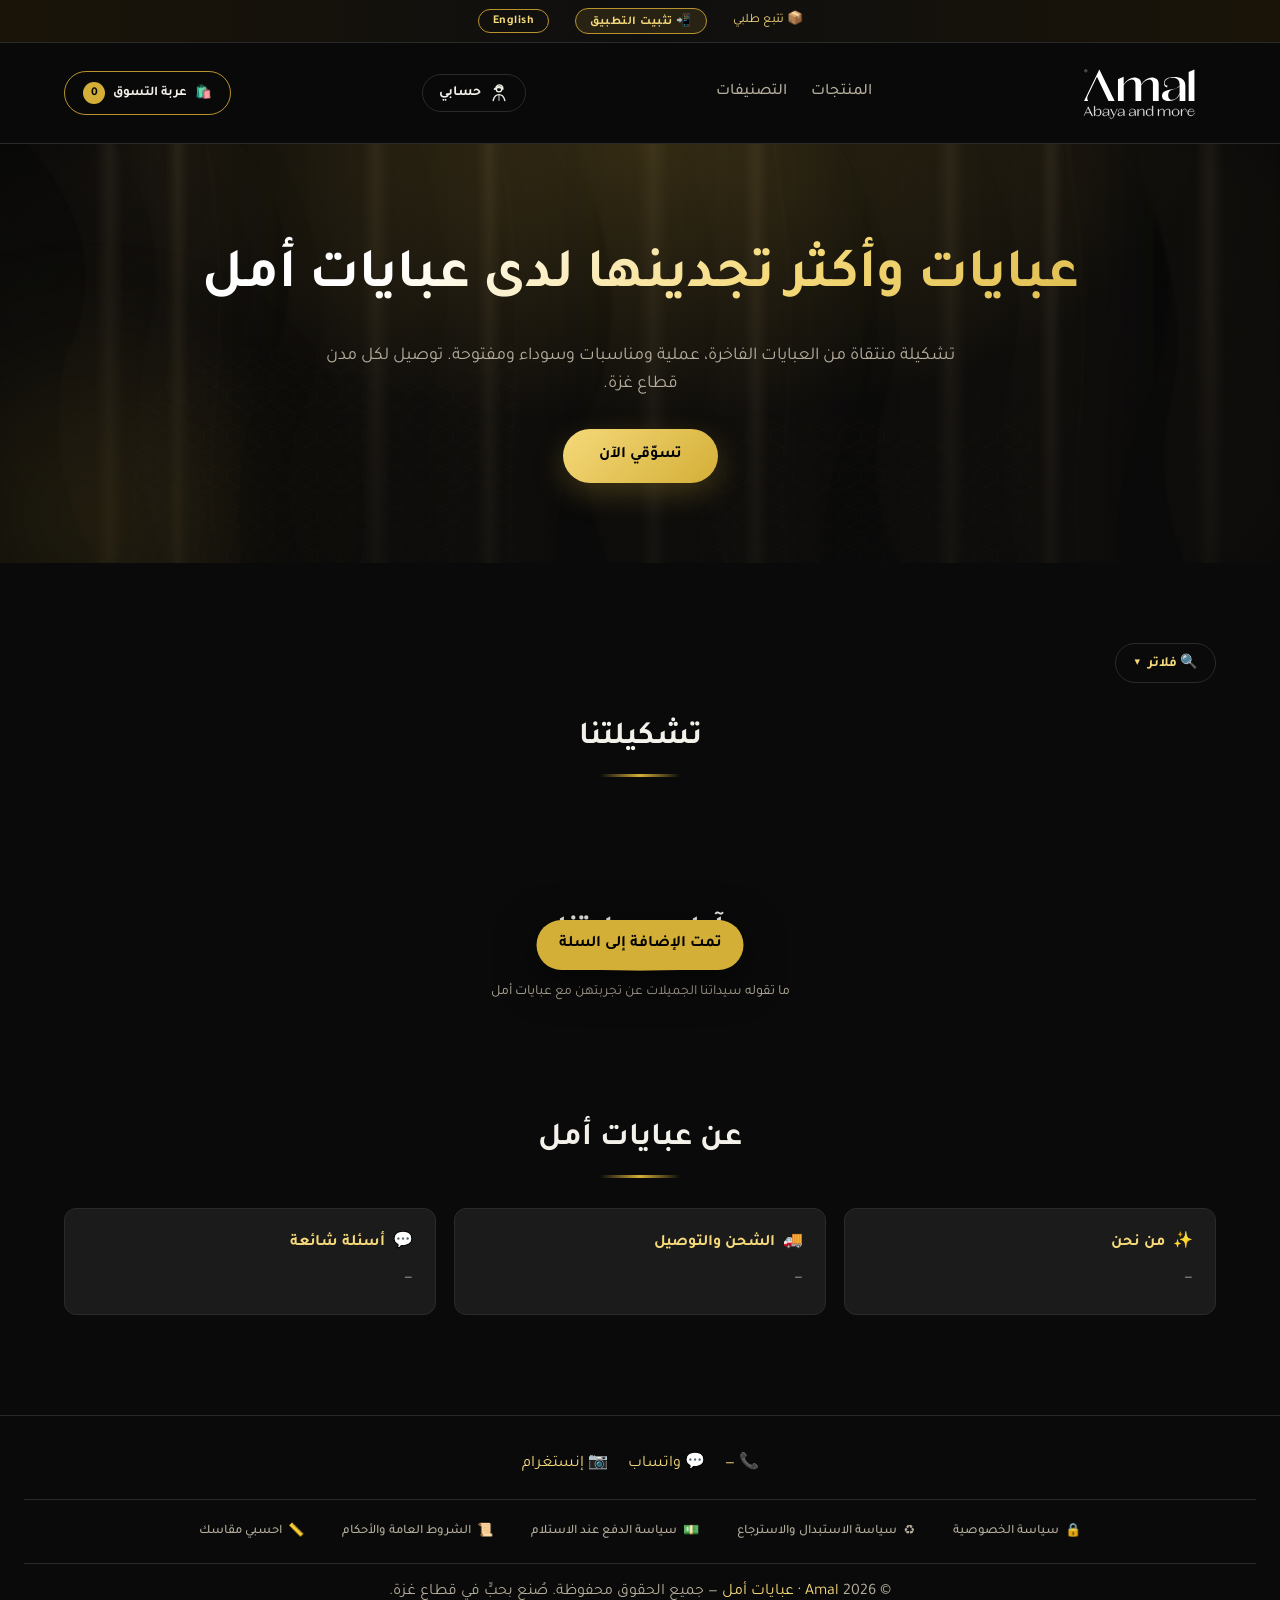
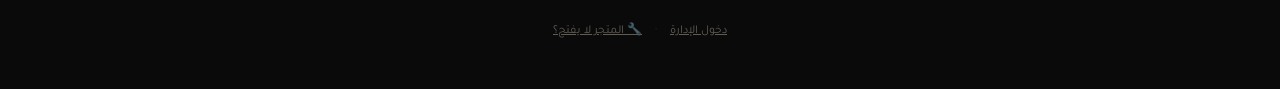
<file: index.html>
<!DOCTYPE html>
<html lang="ar" dir="rtl">
<head>
  <meta charset="UTF-8" />
  <meta name="viewport" content="width=device-width, initial-scale=1.0" />
  <title>عبايات أمل · Amal — Abaya and More</title>
  <meta name="description" content="عبايات أمل · Amal Abaya and More — تشكيلة فاخرة من العبايات بتوصيل لكل مدن قطاع غزة." />

  <link rel="icon" type="image/svg+xml" href="assets/img/logo.svg" />
  <link rel="icon" type="image/png" sizes="32x32" href="assets/img/favicon-32.png" />
  <link rel="icon" type="image/png" sizes="64x64" href="assets/img/favicon-64.png" />

  <!-- PWA -->
  <link rel="manifest" href="manifest.json" />
  <meta name="theme-color" content="#ffffff" />
  <meta name="apple-mobile-web-app-capable" content="yes" />
  <meta name="mobile-web-app-capable" content="yes" />
  <meta name="apple-mobile-web-app-status-bar-style" content="default" />
  <meta name="apple-mobile-web-app-title" content="Amal" />
  <!-- iOS apple-touch-icon (PNG matters — SVG isn't reliably installable on iOS) -->
  <link rel="apple-touch-icon" sizes="180x180" href="assets/img/apple-touch-icon.png" />
  <link rel="apple-touch-icon" sizes="167x167" href="assets/img/apple-touch-icon-167.png" />
  <link rel="apple-touch-icon" sizes="152x152" href="assets/img/apple-touch-icon-152.png" />
  <link rel="apple-touch-icon" href="assets/img/apple-touch-icon.png" />

  <!-- Open Graph (Facebook / WhatsApp / Telegram) -->
  <meta property="og:type" content="website" />
  <meta property="og:site_name" content="Amal — Abaya and More" />
  <meta property="og:title" content="عبايات أمل · Amal — Abaya and More" />
  <meta property="og:description" content="عبايات وأكثر تجدينها لدى عبايات أمل · تشكيلة فاخرة من العبايات بتوصيل لكل مدن قطاع غزة." />
  <meta property="og:image" content="assets/img/og-image.svg" />
  <meta property="og:image:width" content="1200" />
  <meta property="og:image:height" content="630" />
  <meta property="og:locale" content="ar_PS" />

  <!-- Twitter Cards -->
  <meta name="twitter:card" content="summary_large_image" />
  <meta name="twitter:title" content="عبايات أمل · Amal — Abaya and More" />
  <meta name="twitter:description" content="عبايات وأكثر تجدينها لدى عبايات أمل · توصيل لكل مدن قطاع غزة." />
  <meta name="twitter:image" content="assets/img/og-image.svg" />
  <link rel="preconnect" href="https://fonts.googleapis.com">
  <link rel="preconnect" href="https://fonts.gstatic.com" crossorigin>
  <link href="https://fonts.googleapis.com/css2?family=Tajawal:wght@400;500;700;800&family=Cairo:wght@500;700&display=swap" rel="stylesheet">

  <link rel="stylesheet" href="assets/css/customer.css?v=20260525v" />
</head>
<body>

  <!-- ============ شريط التواصل العلوي ============ -->
  <div class="contact-bar">
    <div class="contact-inner">
      <a href="#" id="trackOrderLink" data-i18n="contact.track">📦 تتبع طلبي</a>
      <button class="install-btn" id="installBtn" type="button" data-i18n="pwa.install">📲 تثبيت التطبيق</button>
      <button class="lang-toggle" id="langToggle" type="button">EN / عربي</button>
    </div>
  </div>

  <!-- ============ شريط علوي ============ -->
  <header class="navbar">
    <div class="nav-inner">
      <a href="#" class="brand">
        <img src="assets/img/logo.svg" alt="عبايات أمل" class="logo-img"
             decoding="sync" loading="eager" fetchpriority="high"
             onerror="this.style.display='none'; this.nextElementSibling.style.display='inline-block';">
        <span class="brand-text" style="display:none;">عبايات <em>أمل</em></span>
      </a>
      <nav class="nav-links">
        <a href="#products"      data-i18n="nav.products">المنتجات</a>
        <a href="#categoriesBar" data-i18n="nav.categories">التصنيفات</a>
      </nav>
      <button class="account-btn" id="accountBtn" type="button">
        <svg class="account-icon" viewBox="0 0 24 24" width="20" height="20" fill="none" stroke="currentColor" stroke-width="1.6" stroke-linecap="round" stroke-linejoin="round" aria-hidden="true">
          <circle cx="12" cy="7.5" r="3.2"/>
          <path d="M8.2 7.5c-.2-1.8.5-3.5 1.8-4.4 1.4-1 3.5-1 4.9 0 1.3.9 2 2.6 1.8 4.4-.5-.7-1.4-1.3-2.5-1.6-1.7-.5-3.6-.5-5.3 0-1.1.3-2 .9-2.5 1.6"/>
          <path d="M5 21c1-4 3-7 7-7s6 3 7 7"/>
          <path d="M12 14v7" stroke-width="1"/>
        </svg>
        <span data-i18n="auth.account_btn">حسابي</span>
      </button>
      <button class="cart-btn" id="openCart" aria-label="cart">
        🛍️ <span data-i18n="nav.cart">عربة التسوق</span>
        <span class="cart-badge" id="cartBadge">0</span>
      </button>
    </div>
  </header>

  <!-- ============ Hero ============ -->
  <section class="hero" id="heroSection">
    <div class="hero-bg" id="heroBg" aria-hidden="true"></div>
    <div class="hero-content">
      <h1 id="headlineText" data-i18n="hero.headline">عبايات وأكثر تجدينها لدى عبايات أمل</h1>
      <p data-i18n="hero.sub">تشكيلة منتقاة من العبايات الفاخرة، عملية ومناسبات وسوداء ومفتوحة. توصيل لكل مدن قطاع غزة.</p>
      <a href="#products" class="btn-gold" data-i18n="hero.cta">تسوّقي الآن</a>
    </div>
  </section>

  <!-- ============ التصنيفات ============ -->
  <div class="categories" id="categoriesBar"></div>

  <!-- ============ الفلاتر ============ -->
  <div class="filters-wrap" id="filtersWrap">
    <button class="filters-toggle" id="filtersToggle" type="button">
      <span data-i18n="filters.title">🔍 فلاتر</span>
      <span class="filters-toggle-icon">▾</span>
    </button>
    <div class="filters-panel" id="filtersPanel" hidden>
      <div class="filters-grid">
        <div class="filter-group">
          <label data-i18n="filters.fabric">القماش</label>
          <div class="chip-group" id="filterFabric"></div>
        </div>
        <div class="filter-group">
          <label data-i18n="filters.cut">القَصّة</label>
          <div class="chip-group" id="filterCut"></div>
        </div>
        <div class="filter-group">
          <label data-i18n="filters.color">اللون</label>
          <div class="chip-group" id="filterColor"></div>
        </div>
        <div class="filter-group">
          <label data-i18n="filters.size">المقاس</label>
          <div class="chip-group" id="filterSize"></div>
        </div>
        <div class="filter-group">
          <label data-i18n="filters.price">السعر (₪)</label>
          <div class="price-row">
            <input type="number" id="filterPriceMin" data-i18n-placeholder="filters.from" placeholder="من" min="0">
            <span>—</span>
            <input type="number" id="filterPriceMax" data-i18n-placeholder="filters.to" placeholder="إلى" min="0">
          </div>
        </div>
        <div class="filter-group filter-flags">
          <label>&nbsp;</label>
          <div class="flag-list">
            <label class="flag-chip"><input type="checkbox" id="flagBestseller"><span data-i18n="filters.bestseller">الأكثر مبيعاً</span></label>
            <label class="flag-chip"><input type="checkbox" id="flagNew"><span data-i18n="filters.new">جديد</span></label>
            <label class="flag-chip"><input type="checkbox" id="flagEmbroidered"><span data-i18n="filters.embroidered">مطرزة</span></label>
            <label class="flag-chip"><input type="checkbox" id="flagOpen"><span data-i18n="filters.open">مفتوحة</span></label>
            <label class="flag-chip"><input type="checkbox" id="flagAvailable"><span data-i18n="filters.available">متوفر فقط</span></label>
          </div>
        </div>
      </div>
      <button type="button" class="filters-clear" id="filtersClear" data-i18n="filters.clear">مسح الفلاتر</button>
    </div>
  </div>

  <!-- ============ المنتجات ============ -->
  <section class="section" id="products">
    <div class="section-title">
      <h2 id="categoryTitle" data-i18n="section.collection">تشكيلتنا</h2>
      <div class="line"></div>
    </div>
    <div class="grid" id="productsGrid"></div>
  </section>

  <!-- ============ قسم آراء العملاء ============ -->
  <section class="section reviews-section" id="reviewsSection">
    <div class="section-title">
      <h2 data-i18n="reviews.title">آراء عميلاتنا</h2>
      <div class="line"></div>
      <p class="reviews-sub" data-i18n="reviews.subtitle">ما تقوله سيداتنا الجميلات عن تجربتهن مع عبايات أمل</p>
      <div class="reviews-avg" id="reviewsAvg"></div>
    </div>
    <div class="reviews-grid" id="reviewsGrid"></div>
  </section>

  <!-- ============ قسم معلومات الموقع ============ -->
  <section class="section site-info-section" id="siteInfoSection">
    <div class="section-title">
      <h2 data-i18n="siteInfo.title">عن عبايات أمل</h2>
      <div class="line"></div>
    </div>
    <div class="site-info-grid">
      <div class="site-info-card">
        <h3>✨ <span data-i18n="siteInfo.about">من نحن</span></h3>
        <p id="siteAboutText">—</p>
      </div>
      <div class="site-info-card">
        <h3>🚚 <span data-i18n="siteInfo.shipping">الشحن والتوصيل</span></h3>
        <p id="siteShippingText">—</p>
      </div>
      <div class="site-info-card">
        <h3>💬 <span data-i18n="siteInfo.faq">أسئلة شائعة</span></h3>
        <p id="siteFaqText">—</p>
      </div>
    </div>
  </section>

  <!-- ============ التذييل ============ -->
  <footer class="footer">
    <div class="contact-row">
      <a href="#" id="footerPhone">📞 <span id="footerPhoneText">—</span></a>
      <a href="#" id="footerWa" target="_blank" rel="noopener">💬 <span data-i18n="contact.whatsapp">واتساب</span></a>
      <a href="#" id="footerIg" target="_blank" rel="noopener">📷 <span data-i18n="contact.instagram">إنستغرام</span></a>
    </div>
    <!-- روابط السياسات والمعلومات المهمة -->
    <nav class="footer-policies" aria-label="policies">
      <button type="button" class="footer-link"   data-policy="privacy">🔒 <span data-i18n="policy.privacy">سياسة الخصوصية</span></button>
      <button type="button" class="footer-link"   data-policy="exchange">♻️ <span data-i18n="policy.exchange">سياسة الاستبدال والاسترجاع</span></button>
      <button type="button" class="footer-link"   data-policy="cod">💵 <span data-i18n="policy.cod">سياسة الدفع عند الاستلام</span></button>
      <button type="button" class="footer-link"   data-policy="terms">📜 <span data-i18n="policy.terms">الشروط العامة والأحكام</span></button>
      <button type="button" class="footer-link"   id="openSizeCalcLink">📏 <span data-i18n="policy.size_calc">احسبي مقاسك</span></button>
    </nav>

    <p>© <span id="year"></span> <span class="gold">Amal · عبايات أمل</span>  —  <span data-i18n="footer.copyright">جميع الحقوق محفوظة. صُنع بحبٍّ في قطاع غزة.</span></p>
    <p style="margin-top:14px; font-size:12px; opacity:.5;">
      <a href="admin.html" id="adminLink" style="color:inherit; text-decoration:underline;" data-i18n="footer.admin_link">دخول الإدارة</a>
      <span style="margin: 0 10px; opacity:.4;">·</span>
      <a href="reset.html" style="color:inherit; text-decoration:underline;" title="إذا كان المتجر لا يفتح معكِ">🔧 المتجر لا يفتح؟</a>
    </p>
  </footer>

  <!-- ============ Modal السياسات (واحد لكلها) ============ -->
  <div class="modal" id="policyModal">
    <div class="modal-box" style="max-width:780px;">
      <button class="icon-btn" id="policyClose"
              style="position:absolute; top:14px; left:14px;">✕</button>
      <h3 id="policyTitle">—</h3>
      <div class="policy-body" id="policyBody"></div>
    </div>
  </div>

  <!-- ============ Modal تفاصيل المنتج ============ -->
  <div class="modal product-modal" id="productModal">
    <div class="modal-box">
      <button class="icon-btn" id="closeProductModal"
              style="position:absolute; top:14px; left:14px;">✕</button>
      <div class="pdetails" id="pdetailsContent"></div>
    </div>
  </div>

  <!-- ============ درج السلة ============ -->
  <div class="cart-overlay" id="cartOverlay"></div>
  <aside class="cart-drawer" id="cartDrawer" aria-label="cart">
    <div class="cart-head">
      <h3 data-i18n="cart.title">🛍️ عربة التسوق</h3>
      <button class="icon-btn" id="closeCart" aria-label="close">✕</button>
    </div>
    <div class="cart-body" id="cartBody"></div>
    <div class="cart-foot">
      <div class="row"><span data-i18n="cart.subtotal">المجموع الفرعي</span><span id="subTotal">0 ₪</span></div>
      <button class="checkout-btn" id="goCheckout" disabled data-i18n="cart.checkout">إتمام الطلب</button>
    </div>
  </aside>

  <!-- ============ Modal إتمام الطلب ============ -->
  <div class="modal" id="checkoutModal">
    <div class="modal-box">
      <h3 data-i18n="checkout.title">إتمام الطلب</h3>
      <p class="sub" data-i18n="checkout.sub">املئي بياناتك، حوّلي المبلغ على أحد الحسابات، ثم ارفعي صورة التحويل.</p>

      <form id="checkoutForm" novalidate>
        <div class="row-2">
          <div class="field">
            <label data-i18n="checkout.name">الاسم الكامل</label>
            <input type="text" name="name" required />
          </div>
          <div class="field">
            <label data-i18n="checkout.phone">رقم الجوال</label>
            <input type="tel" name="phone" pattern="[0-9+\s]{7,}" required />
          </div>
        </div>

        <div class="row-2">
          <div class="field">
            <label data-i18n="checkout.city">المدينة / المنطقة</label>
            <select name="city" id="citySelect" required></select>
          </div>
          <div class="field">
            <label data-i18n="checkout.area">الحي / الشارع</label>
            <input type="text" name="area" data-i18n-placeholder="checkout.area_placeholder" required />
          </div>
        </div>

        <div class="field">
          <label data-i18n="checkout.notes">ملاحظات (اختياري)</label>
          <textarea name="notes" rows="2" data-i18n-placeholder="checkout.notes_placeholder"></textarea>
        </div>

        <!-- كود الخصم -->
        <label class="opt-label" style="display:block; margin: 4px 0 8px;" data-i18n="checkout.coupon_q">🎟️ هل لديكِ كود خصم؟</label>
        <div class="coupon-row">
          <input type="text" id="couponInput" data-i18n-placeholder="checkout.coupon_placeholder" autocomplete="off">
          <button type="button" id="applyCouponBtn" data-i18n="checkout.apply">تطبيق</button>
        </div>
        <div id="couponStatus" class="coupon-status"></div>

        <div class="summary" id="checkoutSummary"></div>

        <!-- زر متابعة لإتمام الدفع (يظهر أولاً، يكشف قسم الدفع) -->
        <div id="proceedRow" style="display:flex; gap:10px; margin-top: 16px;">
          <button type="button" class="checkout-btn" style="flex:1;" id="proceedToPaymentBtn">↓ متابعة لإتمام الدفع</button>
          <button type="button" class="icon-btn" id="cancelCheckout1"
                  style="border:1px solid var(--line); padding:0 18px; border-radius:999px;" data-i18n="checkout.cancel">إلغاء</button>
        </div>

        <!-- قسم الدفع: مخفي حتى الضغط على متابعة -->
        <div id="paymentSection" style="display:none;">
          <!-- الحسابات البنكية -->
          <label class="opt-label" style="display:block; margin: 16px 0 8px;" data-i18n="checkout.banks">💳 حوّلي المبلغ على أحد الحسابات التالية:</label>
          <div id="bankAccountsList"></div>

          <!-- معلومات الحوالة (مطلوبة) -->
          <div class="field" style="margin-top:14px;">
            <label>👤 اسم صاحب الحوالة (مطلوب)</label>
            <input type="text" name="senderName" required placeholder="الاسم الذي حوّلتِ منه" />
          </div>
          <div class="field">
            <label>🏦 حوّلتِ المبلغ إلى أي حساب؟ (مطلوب)</label>
            <select name="transferBank" id="transferBankSelect" required></select>
          </div>

          <!-- رفع صورة التحويل -->
          <label class="opt-label" style="display:block; margin: 16px 0 8px;" data-i18n="checkout.proof">📸 ارفعي صورة التحويل (مطلوبة لتأكيد الطلب):</label>
          <label class="upload-zone" id="proofZone">
            <input type="file" id="proofInput" accept="image/*" />
            <div class="uz-icon">⬆️</div>
            <div data-i18n="checkout.upload_hint">اسحبي الصورة هنا أو انقري للاختيار</div>
            <div style="font-size:12px; margin-top:4px;" data-i18n="checkout.upload_hint_2">PNG / JPG  —  حتى 3 ميجا</div>
          </label>
          <div id="proofPreview"></div>

          <div style="display:flex; gap:10px; margin-top: 16px;">
            <button type="submit" class="checkout-btn" style="flex:1;" id="submitOrderBtn" data-i18n="checkout.confirm">تأكيد الطلب</button>
            <button type="button" class="icon-btn" id="cancelCheckout"
                    style="border:1px solid var(--line); padding:0 18px; border-radius:999px;" data-i18n="checkout.cancel">إلغاء</button>
          </div>
        </div>
      </form>
    </div>
  </div>

  <!-- ============ Modal حساب الزبون ============ -->
  <div class="modal" id="authModal">
    <div class="modal-box" style="max-width:480px;">
      <h3 data-i18n="auth.welcome">مرحباً بكِ في عبايات أمل</h3>

      <div class="auth-tabs">
        <button type="button" class="auth-tab active" data-tab="login" data-i18n="auth.tab_login">تسجيل دخول</button>
        <button type="button" class="auth-tab" data-tab="register" data-i18n="auth.tab_register">حساب جديد</button>
      </div>

      <!-- نموذج تسجيل الدخول -->
      <form id="loginCustForm" class="auth-form" data-form="login">
        <div class="field">
          <label data-i18n="auth.phone">رقم الجوال</label>
          <input type="tel" name="phone" pattern="[0-9+\s]{7,}" required />
        </div>
        <div class="field">
          <label data-i18n="auth.password_login">كلمة المرور</label>
          <input type="password" name="password" required />
        </div>
        <button type="submit" class="btn-gold" style="width:100%;" data-i18n="auth.login_btn">دخول</button>
      </form>

      <!-- نموذج التسجيل -->
      <form id="registerCustForm" class="auth-form" data-form="register" style="display:none;">
        <div class="field">
          <label data-i18n="auth.name">الاسم الكامل</label>
          <input type="text" name="name" required />
        </div>
        <div class="field">
          <label data-i18n="auth.phone">رقم الجوال</label>
          <input type="tel" name="phone" pattern="[0-9+\s]{7,}" required />
        </div>
        <div class="field">
          <label data-i18n="auth.password">كلمة المرور (4 أحرف على الأقل)</label>
          <input type="password" name="password" required minlength="4" />
        </div>
        <button type="submit" class="btn-gold" style="width:100%;" data-i18n="auth.register_btn">إنشاء حساب</button>
      </form>

      <div class="auth-divider">
        <span data-i18n="auth.guest_text">أو يمكنكِ المتابعة بدون حساب</span>
      </div>
      <button type="button" class="icon-btn auth-guest" id="continueAsGuest" data-i18n="auth.guest_btn">متابعة كزائرة</button>
    </div>
  </div>

  <!-- ============ Modal طلباتي ============ -->
  <div class="modal" id="myOrdersModal">
    <div class="modal-box" style="max-width:520px;">
      <h3 data-i18n="auth.my_orders_title">📦 طلباتي</h3>
      <div id="myOrdersBody" style="margin-top:14px;"></div>
      <div style="display:flex; gap:10px; margin-top:14px;">
        <button type="button" class="icon-btn" id="myOrdersClose"
                style="flex:1; border:1px solid var(--line); padding: 10px 18px; border-radius:999px;"
                data-i18n="track.close">إغلاق</button>
      </div>
    </div>
  </div>

  <!-- ============ Modal دليل المقاسات ============ -->
  <div class="modal" id="sizeGuideModal">
    <div class="modal-box" style="max-width:780px;">
      <button class="icon-btn" id="sizeGuideClose"
              style="position:absolute; top:14px; left:14px;">✕</button>

      <h3 data-i18n="sizeGuide.title">📏 دليل المقاسات</h3>
      <p class="sub" id="sizeGuideDesc">احسبي مقاسك بدقة بمتر قماش (تيب) ثم قارنيه بالجدول.</p>

      <!-- آلة حاسبة تفاعلية -->
      <div class="size-calc">
        <h4 data-i18n="sizeGuide.calc_title">🧮 احسبي مقاسك تلقائياً</h4>
        <p class="calc-hint" data-i18n="sizeGuide.calc_hint">أدخلي طولكِ ووزنكِ، وسنقترح المقاس المناسب من الجدول الخليجي.</p>
        <div class="calc-row">
          <div class="calc-field">
            <label data-i18n="sizeGuide.calc_height">الطول (سم)</label>
            <input type="number" id="calcHeight" min="140" max="200" placeholder="165">
          </div>
          <div class="calc-field">
            <label data-i18n="sizeGuide.calc_weight">الوزن (كجم)</label>
            <input type="number" id="calcWeight" min="35" max="150" placeholder="65">
          </div>
          <button type="button" class="btn-gold" id="calcBtn" data-i18n="sizeGuide.calc_btn">اعرفي مقاسي</button>
        </div>
        <div class="calc-result" id="calcResult"></div>
      </div>

      <div class="size-guide">
        <!-- نموذج توضيحي  —  شكل أنثى مع خطوط القياس -->
        <div class="size-figure">
          <svg viewBox="0 0 220 460" xmlns="http://www.w3.org/2000/svg" aria-hidden="true">
            <defs>
              <linearGradient id="figGrad" x1="0" y1="0" x2="0" y2="1">
                <stop offset="0%"  stop-color="#1a1a1a"/>
                <stop offset="100%" stop-color="#0a0a0a"/>
              </linearGradient>
            </defs>

            <!-- خطوط القياس مع تسميات -->
            <!-- 1) خط الصدر -->
            <line x1="20" y1="120" x2="200" y2="120" stroke="var(--gold)" stroke-width="1" stroke-dasharray="3,3"/>
            <text x="10" y="116" class="sg-label" data-i18n="sizeGuide.measure_chest">الصدر</text>
            <circle cx="110" cy="120" r="3" fill="var(--gold)"/>

            <!-- 2) خط الخصر -->
            <line x1="20" y1="175" x2="200" y2="175" stroke="var(--gold)" stroke-width="1" stroke-dasharray="3,3"/>
            <text x="10" y="171" class="sg-label" data-i18n="sizeGuide.measure_waist">الخصر</text>
            <circle cx="110" cy="175" r="3" fill="var(--gold)"/>

            <!-- 3) خط الأرداف -->
            <line x1="20" y1="225" x2="200" y2="225" stroke="var(--gold)" stroke-width="1" stroke-dasharray="3,3"/>
            <text x="10" y="221" class="sg-label" data-i18n="sizeGuide.measure_hips">الأرداف</text>
            <circle cx="110" cy="225" r="3" fill="var(--gold)"/>

            <!-- 4) سهم الطول الكلي على اليمين -->
            <line x1="200" y1="60" x2="200" y2="440" stroke="var(--gold-2)" stroke-width="1.5"/>
            <polygon points="195,60 200,52 205,60" fill="var(--gold-2)"/>
            <polygon points="195,440 200,448 205,440" fill="var(--gold-2)"/>
            <text x="215" y="250" class="sg-label-vert" transform="rotate(90 215 250)" data-i18n="sizeGuide.measure_length">الطول</text>

            <!-- شكل العباية الأنثوي (silhouette) -->
            <g fill="url(#figGrad)" stroke="var(--gold-soft)" stroke-width="1">
              <!-- رأس -->
              <circle cx="110" cy="40" r="20"/>
              <!-- رقبة -->
              <rect x="103" y="58" width="14" height="10"/>
              <!-- جسم العباية: كتفين → خصر → أرداف → أسفل واسع -->
              <path d="
                M 78 75
                Q 80 70  88 68
                L 132 68
                Q 140 70 142 75
                L 158 118
                Q 150 130 145 175
                Q 140 200 138 225
                L 165 440
                L 55 440
                L 82 225
                Q 80 200 75 175
                Q 70 130 62 118
                Z" />
              <!-- أكمام جانبية -->
              <path d="M 78 75 L 60 130 L 50 175 L 62 178 L 75 130 Z"/>
              <path d="M 142 75 L 160 130 L 170 175 L 158 178 L 145 130 Z"/>
            </g>
          </svg>
        </div>

        <!-- جدول المقاسات  —  يُملأ ديناميكياً من JS -->
        <div class="size-table-wrap">
          <table class="size-table" id="sizeTable"></table>
          <p class="size-unit" data-i18n="sizeGuide.unit_note">جميع القياسات بالسنتيمتر (cm)</p>
        </div>
      </div>

      <!-- نصائح القياس -->
      <div class="size-tips">
        <h4 data-i18n="sizeGuide.tips_title">💡 كيف تقيسين بدقة؟</h4>
        <ul>
          <li data-i18n="sizeGuide.tip1">استخدمي متر قماش (شريط قياس مرن) وقفي بشكل طبيعي.</li>
          <li><strong data-i18n="sizeGuide.tip2_label">الصدر:</strong> <span data-i18n="sizeGuide.tip2">قيسي حول أعرض جزء من الصدر.</span></li>
          <li><strong data-i18n="sizeGuide.tip3_label">الخصر:</strong> <span data-i18n="sizeGuide.tip3">قيسي عند أضيق نقطة (حول السرّة).</span></li>
          <li><strong data-i18n="sizeGuide.tip4_label">الأرداف:</strong> <span data-i18n="sizeGuide.tip4">قيسي حول أعرض جزء من الأرداف.</span></li>
          <li><strong data-i18n="sizeGuide.tip5_label">الطول:</strong> <span data-i18n="sizeGuide.tip5">من أعلى الكتف إلى الكعب.</span></li>
          <li data-i18n="sizeGuide.tip6">إذا كان قياسك بين مقاسين، اختاري المقاس الأكبر للراحة.</li>
        </ul>
      </div>
    </div>
  </div>

  <!-- ============ Modal تتبع الطلب ============ -->
  <div class="modal" id="trackModal">
    <div class="modal-box">
      <h3 data-i18n="track.title">📦 تتبع طلبي</h3>
      <p class="sub" data-i18n="track.sub">أدخلي رمز الطلب الذي وصلكِ (مثل AMA-XXXXXX) لمعرفة حالته.</p>
      <div class="field">
        <label data-i18n="track.code">رمز الطلب</label>
        <input type="text" id="trackInput" placeholder="AMA-XXXXXX" autocomplete="off" style="text-transform:uppercase;" />
      </div>
      <div style="display:flex; gap:10px; margin-bottom:14px;">
        <button class="checkout-btn" id="trackSearchBtn" style="flex:1;" data-i18n="track.search">بحث</button>
        <button class="icon-btn" id="trackCloseBtn"
                style="border:1px solid var(--line); padding:0 18px; border-radius:999px;" data-i18n="track.close">إغلاق</button>
      </div>
      <div id="trackResult"></div>
    </div>
  </div>

  <!-- ============ Modal نجاح الطلب ============ -->
  <div class="modal" id="successModal">
    <div class="modal-box success-card">
      <div class="icon">✅</div>
      <h3 data-i18n="success.title">تم استلام طلبك بنجاح!</h3>
      <p class="sub" data-i18n="success.body">طلبك الآن بانتظار تأكيد الدفع من قِبَل الإدارة، وسنتواصل معكِ قريباً عبر الجوال أو الواتساب.</p>
      <button class="btn-gold" id="successOk" data-i18n="success.btn">شكراً لكِ</button>
    </div>
  </div>

  <!-- ============ Modal تعليمات iOS ============ -->
  <div class="modal" id="iosInstallModal">
    <div class="modal-box" style="max-width:420px; text-align:center;">
      <h3 data-i18n="pwa.ios_title">تثبيت على iPhone</h3>
      <div style="text-align:right; margin: 18px 0;">
        <p style="margin:10px 0;">1️⃣ <span data-i18n="pwa.ios_step1">اضغطي زر المشاركة في Safari ⬆️</span></p>
        <p style="margin:10px 0;">2️⃣ <span data-i18n="pwa.ios_step2">اختاري "إضافة إلى الشاشة الرئيسية"</span></p>
        <p style="margin:10px 0;">3️⃣ <span data-i18n="pwa.ios_step3">اضغطي "إضافة" في الأعلى</span></p>
      </div>
      <button class="btn-gold" id="iosInstallClose" data-i18n="pwa.close">إغلاق</button>
    </div>
  </div>

  <!-- ============ تنبيه ============ -->
  <div class="toast" id="toast">تمت الإضافة إلى السلة</div>

  <script src="assets/js/supabase-config.js?v=20260525v"></script>
  <script src="assets/js/data.js?v=20260525v"></script>
  <script src="assets/js/data-supabase.js?v=20260525v"></script>
  <script src="assets/js/customer.js?v=20260525v"></script>
</body>
</html>
</file>
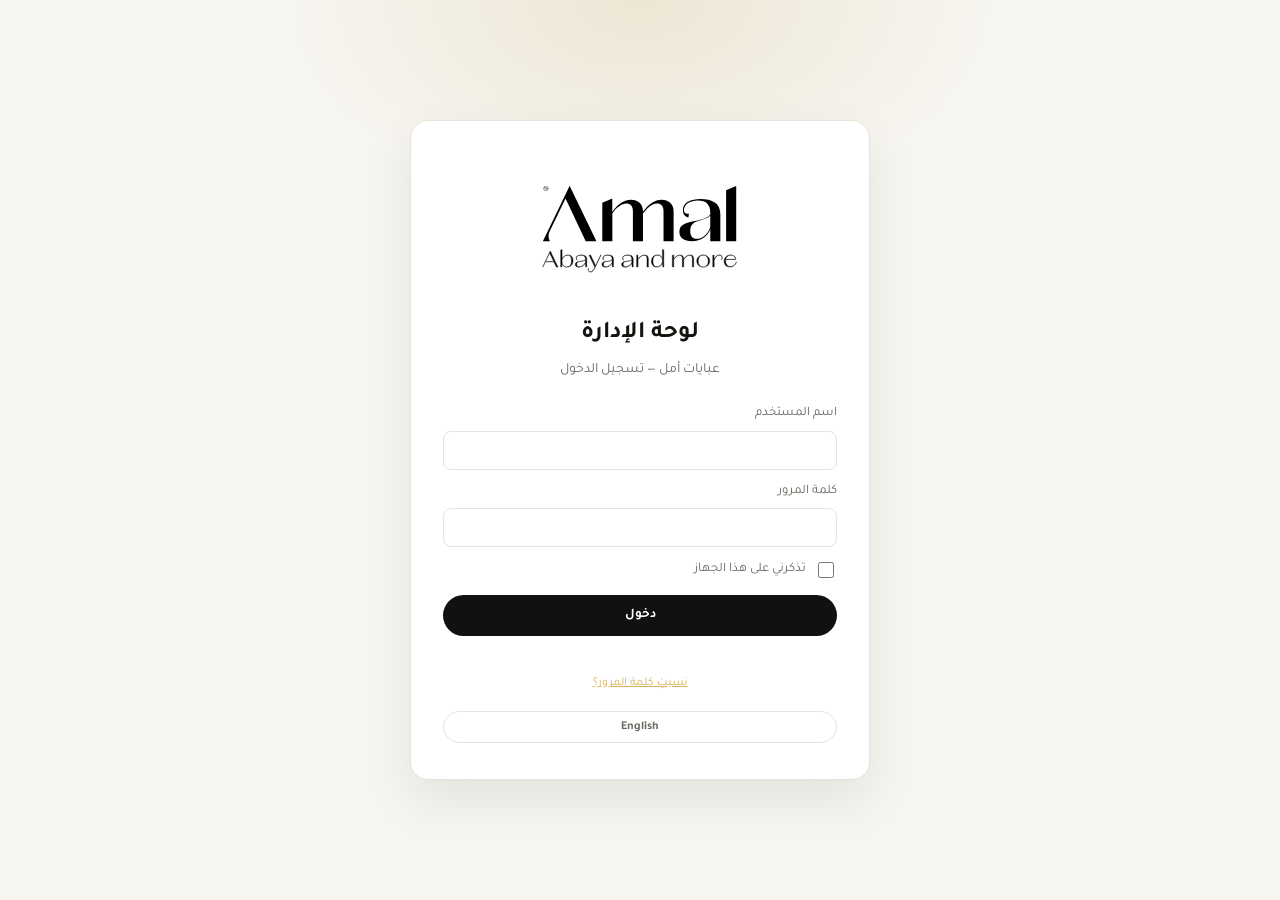
<file: admin.html>
<!DOCTYPE html>
<html lang="ar" dir="rtl">
<head>
  <meta charset="UTF-8" />
  <meta name="viewport" content="width=device-width, initial-scale=1.0" />
  <title>لوحة الإدارة · Amal Abaya and More</title>

  <link rel="icon" type="image/svg+xml" href="assets/img/logo.svg" />
  <link rel="icon" type="image/png" sizes="32x32" href="assets/img/favicon-32.png" />
  <link rel="icon" type="image/png" sizes="64x64" href="assets/img/favicon-64.png" />

  <!-- PWA -->
  <link rel="manifest" href="admin-manifest.json" />
  <meta name="theme-color" content="#ffffff" />
  <meta name="apple-mobile-web-app-capable" content="yes" />
  <meta name="mobile-web-app-capable" content="yes" />
  <meta name="apple-mobile-web-app-status-bar-style" content="default" />
  <meta name="apple-mobile-web-app-title" content="Amal Admin" />
  <link rel="apple-touch-icon" sizes="180x180" href="assets/img/apple-touch-icon.png" />
  <link rel="apple-touch-icon" sizes="167x167" href="assets/img/apple-touch-icon-167.png" />
  <link rel="apple-touch-icon" sizes="152x152" href="assets/img/apple-touch-icon-152.png" />
  <link rel="apple-touch-icon" href="assets/img/apple-touch-icon.png" />
  <link rel="preconnect" href="https://fonts.googleapis.com">
  <link rel="preconnect" href="https://fonts.gstatic.com" crossorigin>
  <link href="https://fonts.googleapis.com/css2?family=Tajawal:wght@400;500;700;800&family=Cairo:wght@500;700&display=swap" rel="stylesheet">

  <link rel="stylesheet" href="assets/css/admin.css?v=20260525v" />
</head>
<body>

<!-- ============================================
     شاشة تسجيل الدخول
============================================ -->
<div id="loginScreen" class="login-wrap" style="display:none;">
  <div class="login-card">
    <img src="assets/img/logo.svg" alt="Amal Abayas" class="logo-img"
         decoding="sync" loading="eager" fetchpriority="high"
         onerror="this.style.display='none'">
    <h2 data-i18n="admin.login.title">لوحة الإدارة</h2>
    <p class="sub" data-i18n="admin.login.sub">عبايات أمل  —  تسجيل الدخول</p>
    <form id="loginForm">
      <div class="field">
        <label data-i18n="admin.login.username">اسم المستخدم</label>
        <input type="text" name="username" required autocomplete="username" />
      </div>
      <div class="field">
        <label data-i18n="admin.login.password">كلمة المرور</label>
        <input type="password" name="password" required autocomplete="current-password" />
      </div>
      <label class="remember-row">
        <input type="checkbox" name="remember" id="rememberMe">
        <span data-i18n="admin.login.remember">تذكرني على هذا الجهاز</span>
      </label>
      <button type="submit" class="btn" style="width:100%; padding:12px;" data-i18n="admin.login.signin">دخول</button>
      <div class="login-error" id="loginError"></div>
      <button type="button" id="forgotPwdLink"
        style="background:none; border:none; color:var(--gold-2); font-size:12px; margin-top:14px; cursor:pointer; text-decoration:underline; padding:0;">
        نسيتِ كلمة المرور؟
      </button>
      <div id="forgotPwdHelp" style="display:none; font-size:12px; color:var(--muted); margin-top:10px; padding:12px; background:rgba(212,175,55,.06); border:1px solid var(--gold-soft); border-radius:8px; text-align:right; line-height:1.7;">
        <strong style="color:var(--gold-2);">طرق استعادة كلمة المرور:</strong><br>
        <strong>١) وضع التصفّح الخاص:</strong> افتحي صفحة لوحة التحكم في نافذة تصفّح خاصة (Incognito) — ستعمل بيانات الدخول الأصلية هناك. ثم بعد الدخول، غيّري كلمة المرور من «الإعدادات».<br>
        <strong>٢) من قاعدة البيانات (للمطوّر):</strong> تواصلي مع المطوّر لإعادة الضبط عبر لوحة Supabase.<br>
        <strong>٣) مسح بيانات الموقع:</strong> من إعدادات المتصفح، امسحي بيانات الموقع لهذا العنوان ثم ادخلي بالبيانات الأصلية وغيّريها.
      </div>
      <button type="button" class="lang-toggle-admin" id="langToggleLogin" style="margin-top:14px;">English / العربية</button>
    </form>
  </div>
</div>

<!-- ============================================
     الواجهة الرئيسية (تظهر بعد الدخول)
============================================ -->
<div id="appShell" class="layout" style="display:none;">

  <aside class="sidebar">
    <div class="brand">
      <img src="assets/img/logo.svg" alt="Amal Abayas" class="logo-img"
           decoding="sync" loading="eager" fetchpriority="high"
           onerror="this.style.display='none'; this.nextElementSibling.style.display='flex'">
      <div class="brand-text-wrap" style="display:none;">
        <div class="brand-title" data-i18n="brand.full">عبايات أمل</div>
        <div class="brand-sub"   data-i18n="admin.brand.sub">لوحة عبايات أمل</div>
      </div>
    </div>
    <button id="publishBtn" type="button"
      style="margin:0 14px 14px; padding:13px 12px; width:calc(100% - 28px); border:none; border-radius:12px; background:linear-gradient(135deg,#d4af37,#f5d97a); color:#000; font-weight:800; font-family:inherit; font-size:14px; cursor:pointer; box-shadow:0 6px 18px rgba(212,175,55,.35);">
      🔄 نشر التحديثات للجميع
    </button>
    <nav class="menu">
      <button class="menu-item active" data-page="dashboard" data-i18n="admin.menu.dashboard">📊 لوحة القيادة</button>
      <button class="menu-item" data-page="products" data-i18n="admin.menu.products">👗 المنتجات</button>
      <button class="menu-item" data-page="inventory"><span data-i18n="admin.menu.inventory">📦 المخزون</span> <span class="badge" id="lowStockBadge" style="display:none">0</span></button>
      <button class="menu-item" data-page="orders"><span data-i18n="admin.menu.orders">🧾 الطلبات</span> <span class="badge" id="pendingBadge" style="display:none">0</span></button>
      <button class="menu-item" data-page="delivery"  data-i18n="admin.menu.delivery">🚚 التوصيل</button>
      <button class="menu-item" data-page="customers" data-i18n="admin.menu.customers">👥 العملاء</button>
      <button class="menu-item" data-page="settings"  data-i18n="admin.menu.settings">⚙️ الإعدادات</button>
      <a class="menu-item" href="index.html" target="_blank" data-i18n="admin.menu.view_store">🛍️ عرض المتجر</a>
    </nav>
    <div class="sidebar-foot">
      <div class="admin-info" id="adminInfo">admin@amal-abaya.loc</div>
      <button id="installBtnAdmin" class="install-btn-admin" data-i18n="pwa.install">📲 تثبيت التطبيق</button>
      <button id="langToggleAdmin" class="lang-toggle-admin">English / العربية</button>
      <button id="logoutBtn" class="logout-pill" data-i18n="admin.logout">🚪 تسجيل خروج</button>
    </div>
  </aside>

  <main class="main">

    <!-- ====== لوحة القيادة ====== -->
    <section class="page active" id="page-dashboard">
      <div class="topbar">
        <div><h1 data-i18n="admin.dash.title">لوحة القيادة</h1></div>
        <div class="date-display" id="dateDisplay">—</div>
      </div>
      <div class="cards-row" id="statsRow"></div>

      <div class="panel">
        <div class="panel-head">
          <h2><span data-i18n="admin.dash.orders">الطلبات</span>  —  <span id="ordersCountDash">0</span></h2>
          <button class="btn ghost" data-goto="orders" data-i18n="admin.dash.view_all">عرض الكل</button>
        </div>
        <table>
          <thead>
            <tr>
              <th data-i18n="admin.col.code">الرمز</th>
              <th data-i18n="admin.col.customer">الزبون</th>
              <th data-i18n="admin.col.city">المدينة</th>
              <th data-i18n="admin.col.pieces">القطع</th>
              <th data-i18n="admin.col.total">المجموع</th>
              <th data-i18n="admin.col.status">الطلبات</th>
            </tr>
          </thead>
          <tbody id="recentOrders"></tbody>
        </table>
      </div>

      <div class="panel">
        <div class="panel-head"><h2 data-i18n="admin.dash.city_stats">الطلبات حسب المدينة</h2></div>
        <table>
          <thead><tr><th data-i18n="admin.col.city">المدينة</th><th data-i18n="admin.col.orders_count">عدد الطلبات</th><th data-i18n="admin.col.total_amount">الإجمالي</th></tr></thead>
          <tbody id="cityStatsBody"></tbody>
        </table>
      </div>
    </section>

    <!-- ====== المنتجات ====== -->
    <section class="page" id="page-products">
      <div class="topbar">
        <div><h1 data-i18n="admin.products.title">المنتجات</h1><div class="sub" data-i18n="admin.products.sub">إضافة، تعديل، وحذف العبايات</div></div>
        <button class="btn" id="addProductBtn" data-i18n="admin.products.add">+ إضافة منتج جديد</button>
      </div>

      <div class="panel">
        <div class="panel-head">
          <input class="input" id="searchProducts" data-i18n-placeholder="admin.products.search" style="width: 280px;">
          <select id="filterCategory" class="input">
            <option value="" data-i18n="admin.products.all_categories">كل التصنيفات</option>
          </select>
        </div>
        <table>
          <thead>
            <tr>
              <th data-i18n="admin.col.image">الصورة</th>
              <th data-i18n="admin.col.name">الاسم</th>
              <th data-i18n="admin.col.category">التصنيف</th>
              <th data-i18n="admin.col.price">السعر</th>
              <th data-i18n="admin.col.discount">الخصم</th>
              <th data-i18n="admin.col.colors">الألوان</th>
              <th data-i18n="admin.col.stock">المخزون</th>
              <th data-i18n="admin.col.actions">إجراءات</th>
            </tr>
          </thead>
          <tbody id="productsTable"></tbody>
        </table>
      </div>
    </section>

    <!-- ====== المخزون ====== -->
    <section class="page" id="page-inventory">
      <div class="topbar">
        <div><h1 data-i18n="admin.inv.title">المخزون</h1><div class="sub"><span data-i18n="admin.inv.sub">تنبيهات عند نزول إجمالي المخزون عن</span> <span id="threshold">5</span></div></div>
      </div>

      <div class="panel">
        <div class="panel-head"><h2 data-i18n="admin.inv.section">القطع التي تحتاج إلى تجديد</h2></div>
        <table>
          <thead><tr><th data-i18n="admin.col.name">المنتج</th><th data-i18n="admin.inv.total">الإجمالي</th><th data-i18n="admin.inv.status">الحالة</th><th data-i18n="admin.inv.variants">التركيبات</th></tr></thead>
          <tbody id="inventoryTable"></tbody>
        </table>
      </div>
    </section>

    <!-- ====== الطلبات ====== -->
    <section class="page" id="page-orders">
      <div class="topbar">
        <div><h1 data-i18n="admin.orders.title">الطلبات</h1><div class="sub" data-i18n="admin.orders.sub">إدارة الطلبات وتحديث حالاتها</div></div>
      </div>
      <div class="panel">
        <div class="panel-head">
          <div class="tools">
            <select id="filterCity" class="input"><option value="" data-i18n="admin.orders.all_cities">كل المدن</option></select>
            <select id="filterStatus" class="input"><option value="" data-i18n="admin.orders.all_statuses">كل الحالات</option></select>
          </div>
          <div style="color:var(--muted); font-size:14px;"><span data-i18n="admin.orders.count">إجمالي:</span> <strong id="ordersCount">0</strong></div>
        </div>
        <table>
          <thead>
            <tr>
              <th data-i18n="admin.col.code">#</th>
              <th data-i18n="admin.col.customer">الزبونة</th>
              <th data-i18n="admin.col.phone">الجوال</th>
              <th data-i18n="admin.col.city">المدينة</th>
              <th data-i18n="admin.col.total">الإجمالي</th>
              <th data-i18n="admin.col.status">الحالة</th>
              <th data-i18n="admin.col.date">التاريخ</th>
              <th data-i18n="admin.col.details">تفاصيل</th>
            </tr>
          </thead>
          <tbody id="ordersTable"></tbody>
        </table>
      </div>
    </section>

    <!-- ====== التوصيل ====== -->
    <section class="page" id="page-delivery">
      <div class="topbar">
        <div><h1 data-i18n="admin.delivery.title">التوصيل</h1><div class="sub" data-i18n="admin.delivery.sub">إدارة الطلبات الجاهزة للشحن والتوصيل</div></div>
        <div class="date-display" id="dateDisplayDelivery">—</div>
      </div>

      <div class="cards-row" id="deliveryStats"></div>

      <div class="panel">
        <div class="panel-head">
          <h2 data-i18n="admin.delivery.in_progress">الطلبات قيد التوصيل</h2>
          <select id="deliveryCityFilter" class="input">
            <option value="" data-i18n="admin.orders.all_cities">كل المدن</option>
          </select>
        </div>
        <table>
          <thead>
            <tr>
              <th data-i18n="admin.col.code">الرمز</th>
              <th data-i18n="admin.col.customer">الزبون</th>
              <th data-i18n="admin.col.city">المدينة</th>
              <th data-i18n="admin.col.pieces">القطع</th>
              <th data-i18n="admin.col.total">المجموع</th>
              <th data-i18n="admin.col.status">الحالة</th>
              <th data-i18n="admin.delivery.quick_action">إجراء سريع</th>
            </tr>
          </thead>
          <tbody id="deliveryTable"></tbody>
        </table>
      </div>
    </section>

    <!-- ====== العملاء ====== -->
    <section class="page" id="page-customers">
      <div class="topbar">
        <div><h1 data-i18n="admin.customers.title">العملاء</h1><div class="sub" data-i18n="admin.customers.sub">قائمة العملاء وسجل طلباتهم</div></div>
        <div class="date-display" id="dateDisplayCustomers">—</div>
      </div>

      <div class="cards-row" id="customersStats"></div>

      <div class="panel">
        <div class="panel-head">
          <h2><span data-i18n="admin.customers.list">قائمة العملاء</span>  —  <span id="customersCount">0</span></h2>
          <input class="input" id="searchCustomers" data-i18n-placeholder="admin.customers.search" style="width: 280px;">
        </div>
        <table>
          <thead>
            <tr>
              <th data-i18n="admin.col.name">الاسم</th>
              <th data-i18n="admin.col.phone">الجوال</th>
              <th data-i18n="admin.col.city">المدينة</th>
              <th data-i18n="admin.col.orders_count">عدد الطلبات</th>
              <th data-i18n="admin.customers.total_spent">إجمالي الإنفاق</th>
              <th data-i18n="admin.customers.last_order">آخر طلب</th>
            </tr>
          </thead>
          <tbody id="customersTable"></tbody>
        </table>
      </div>
    </section>

    <!-- ====== الإعدادات ====== -->
    <section class="page" id="page-settings">
      <div class="topbar">
        <div><h1 data-i18n="admin.settings.title">الإعدادات</h1><div class="sub" data-i18n="admin.settings.sub">معلومات التواصل والحسابات البنكية والأمان</div></div>
      </div>

      <div class="panel">
        <div class="panel-head"><h2 data-i18n="admin.settings.contact">📞 معلومات التواصل</h2></div>
        <form id="contactForm" class="row-2">
          <div class="field">
            <label data-i18n="admin.settings.phone">رقم الاتصال</label>
            <input type="tel" name="phone" id="cfgPhone" placeholder="+970 59 1234567" />
          </div>
          <div class="field">
            <label data-i18n="admin.settings.whatsapp">رقم الواتساب</label>
            <input type="tel" name="whatsapp" id="cfgWa" placeholder="+970 59 1234567" />
          </div>
          <div class="field">
            <label data-i18n="admin.settings.instagram">اسم حساب إنستغرام (بدون @)</label>
            <input type="text" id="cfgIg" placeholder="amal.abaya" />
          </div>
          <div class="field">
            <label data-i18n="admin.settings.sound">إشعار صوتي عند وصول طلب جديد</label>
            <label class="toggle" style="padding:10px 0;">
              <input type="checkbox" id="cfgSound" />
              <span data-i18n="admin.settings.sound_toggle">تشغيل صوت تنبيه</span>
            </label>
          </div>
          <div class="field" style="grid-column: 1/-1;">
            <label data-i18n="admin.settings.headline">عنوان الصفحة (Headline)</label>
            <input type="text" id="cfgHeadline" placeholder="عبايات وأكثر تجدينها لدى عبايات أمل" />
          </div>
          <div style="grid-column: 1/-1;">
            <button type="submit" class="btn" data-i18n="admin.settings.save_contact">حفظ معلومات التواصل</button>
          </div>
        </form>
      </div>

      <!-- خلفية البانر الرئيسي -->
      <div class="panel">
        <div class="panel-head">
          <h2 data-i18n="admin.settings.hero_bg">🖼️ خلفية البانر الرئيسي</h2>
        </div>
        <p class="sub" data-i18n="admin.settings.hero_bg_help" style="margin: 0 0 12px;">
          ارفعي صورة فاخرة (قماش، حرير، إلخ) لتظهر خلفية الـ Hero في الصفحة الرئيسية، وتحكمي بشفافيتها.
        </p>
        <div class="row-2">
          <div class="field">
            <label data-i18n="admin.settings.hero_bg_upload">رفع صورة الخلفية</label>
            <label class="dropzone" id="heroBgZone">
              <input type="file" id="heroBgFile" accept="image/*">
              <div class="uz-icon">🖼️</div>
              <div data-i18n="admin.settings.hero_bg_drop">اسحبي الصورة هنا أو انقري للاختيار</div>
            </label>
            <div id="heroBgPreview" style="margin-top:8px;"></div>
            <button type="button" class="icon-btn-sm danger" id="heroBgClear" style="margin-top:8px;" data-i18n="admin.settings.hero_bg_clear">حذف الصورة</button>
          </div>
          <div class="field">
            <label data-i18n="admin.settings.hero_bg_opacity">شفافية الخلفية: <span id="heroBgOpacityValue">55</span>%</label>
            <input type="range" id="heroBgOpacity" min="0" max="100" step="5" value="55" style="width:100%;">
            <p class="sub" style="margin-top:6px; font-size:12px;" data-i18n="admin.settings.hero_bg_opacity_help">
              0% = شفافة تماماً  ·  100% = ظاهرة بقوة
            </p>
          </div>
        </div>
      </div>

      <div class="panel">
        <div class="panel-head">
          <h2 data-i18n="admin.settings.banks">🏦 الحسابات البنكية</h2>
          <button class="btn gold" id="addBankBtn" data-i18n="admin.settings.add_bank">+ إضافة حساب</button>
        </div>
        <div id="banksList"></div>
      </div>

      <div class="panel">
        <div class="panel-head">
          <h2 data-i18n="admin.settings.coupons">🎟️ أكواد الخصم</h2>
          <button class="btn gold" id="addCouponBtn" data-i18n="admin.settings.add_coupon">+ إضافة كود</button>
        </div>
        <div id="couponsList"></div>
      </div>

      <!-- إدارة مدن التوصيل -->
      <div class="panel">
        <div class="panel-head">
          <h2 data-i18n="admin.settings.cities">🚚 مدن التوصيل</h2>
          <button class="btn gold" id="addCityBtn" data-i18n="admin.settings.add_city">+ إضافة مدينة</button>
        </div>
        <p class="sub" data-i18n="admin.settings.cities_help" style="margin: 0 0 10px;">
          عدّلي رسوم التوصيل لكل مدينة، أو أضيفي/احذفي مدن. تعطيل المدينة يخفيها من قائمة الزبون.
        </p>
        <div id="citiesList"></div>
      </div>

      <!-- إدارة التصنيفات -->
      <div class="panel">
        <div class="panel-head">
          <h2 data-i18n="admin.settings.categories">📁 إدارة التصنيفات</h2>
          <button class="btn gold" id="addCategoryBtn" data-i18n="admin.settings.add_category">+ إضافة تصنيف</button>
        </div>
        <p class="sub" data-i18n="admin.settings.categories_help" style="margin: 0 0 10px;">
          أضيفي تصنيفات جديدة بأسماء عربية وإنجليزية. ستظهر تلقائياً في المتجر وفي إضافة المنتجات.
        </p>
        <div id="categoriesList"></div>
      </div>

      <!-- إدارة الأقمشة -->
      <div class="panel">
        <div class="panel-head">
          <h2>🧵 الأقمشة</h2>
          <button class="btn gold" id="addFabricBtn">+ إضافة قماش</button>
        </div>
        <p class="sub" style="margin: 0 0 10px;">أضيفي أو عدّلي أنواع الأقمشة التي تظهر في الفلاتر ونماذج المنتجات.</p>
        <div id="fabricsList"></div>
      </div>

      <!-- إدارة القَصّات -->
      <div class="panel">
        <div class="panel-head">
          <h2>✂️ القَصّات</h2>
          <button class="btn gold" id="addCutBtn">+ إضافة قَصّة</button>
        </div>
        <p class="sub" style="margin: 0 0 10px;">أضيفي أو عدّلي قَصّات العبايات (كلوش، فراشة، بشت...).</p>
        <div id="cutsList"></div>
      </div>

      <!-- إدارة آراء العملاء -->
      <div class="panel">
        <div class="panel-head">
          <h2>⭐ آراء العملاء</h2>
          <button class="btn gold" id="addReviewBtn">+ إضافة رأي</button>
        </div>
        <p class="sub" style="margin: 0 0 10px;">عدّلي أو احذفي مراجعات العميلات. تظهر في أسفل الصفحة الرئيسية.</p>
        <div id="reviewsList"></div>
      </div>

      <!-- معلومات الموقع -->
      <div class="panel">
        <div class="panel-head">
          <h2>ℹ️ معلومات الموقع</h2>
        </div>
        <p class="sub" style="margin: 0 0 12px;">عدّلي النصوص التي تظهر في قسم "عن عبايات أمل".</p>
        <div id="siteInfoEditor"></div>
      </div>

      <!-- جداول المقاسات -->
      <div class="panel">
        <div class="panel-head">
          <h2>📏 جداول المقاسات (دولي / خليجي)</h2>
        </div>
        <p class="sub" style="margin: 0 0 12px;">عدّلي وصف دليل المقاسات الذي يراه الزبون.</p>
        <div id="sizeChartsEditor"></div>
      </div>

      <!-- محرر نصوص الواجهة -->
      <div class="panel">
        <div class="panel-head">
          <h2 data-i18n="admin.settings.texts">✏️ نصوص الواجهة</h2>
        </div>
        <p class="sub" data-i18n="admin.settings.texts_help" style="margin: 0 0 10px;">
          عدّلي النصوص التي تظهر في المتجر باللغتين العربية والإنجليزية. اتركي الحقل فارغاً لاستخدام النص الافتراضي.
        </p>
        <div id="textsEditor"></div>
      </div>

      <div class="panel">
        <div class="panel-head"><h2 data-i18n="admin.settings.password">🔒 تغيير كلمة المرور</h2></div>
        <form id="pwdForm" class="row-3">
          <div class="field"><label data-i18n="admin.settings.pwd_current">الكلمة الحالية</label><input type="password" name="current" required /></div>
          <div class="field"><label data-i18n="admin.settings.pwd_new">الكلمة الجديدة</label><input type="password" name="next" required minlength="4" /></div>
          <div class="field"><label data-i18n="admin.settings.pwd_confirm">تأكيد الجديدة</label><input type="password" name="confirm" required /></div>
          <div style="grid-column: 1/-1;">
            <button type="submit" class="btn" data-i18n="admin.settings.pwd_update">تحديث كلمة المرور</button>
          </div>
        </form>
      </div>
    </section>

  </main>
</div>

<!-- ============================================
     Modal إضافة/تعديل منتج
============================================ -->
<div class="modal" id="productModal">
  <div class="modal-box">
    <h3 id="productModalTitle" data-i18n="admin.product.add_title">إضافة منتج</h3>
    <p class="sub" data-i18n="admin.product.sub">معلومات المنتج، ألوانه (لكلٍ صورته)، والمخزون لكل تركيبة لون+مقاس.</p>
    <form id="productForm">
      <input type="hidden" name="id" />

      <div class="row-3">
        <div class="field">
          <label data-i18n="admin.product.field.name">اسم المنتج</label>
          <input type="text" name="name" required />
        </div>
        <div class="field">
          <label data-i18n="admin.product.field.category">التصنيف (يمكن اختيار أكثر من واحد)</label>
          <div id="formCategoriesBox" style="display:flex; flex-wrap:wrap; gap:8px; max-height:140px; overflow-y:auto; padding:10px; border:1px solid var(--line); border-radius:10px; background:#0c0c0c;"></div>
        </div>
        <div class="field">
          <label data-i18n="admin.product.field.price">السعر (₪)</label>
          <input type="number" name="price" min="0" step="1" required />
        </div>
      </div>

      <div class="row-2">
        <div class="field">
          <label data-i18n="admin.product.field.discount">الخصم % (اختياري)</label>
          <input type="number" name="discount" min="0" max="90" step="1" value="0" />
        </div>
        <div class="field">
          <label data-i18n="admin.product.field.sizes">المقاسات (افصلي بفاصلة)</label>
          <input type="text" name="sizes" id="sizesInput" placeholder="S, M, L, XL" />
        </div>
      </div>

      <div class="row-2">
        <div class="field">
          <label data-i18n="filters.fabric">القماش</label>
          <select name="fabric" id="formFabric"></select>
        </div>
        <div class="field">
          <label data-i18n="filters.cut">القَصّة</label>
          <select name="cut" id="formCut"></select>
        </div>
      </div>

      <div class="field">
        <label>خصائص العباية</label>
        <div class="flag-list">
          <label class="flag-chip"><input type="checkbox" name="isOpen"><span data-i18n="filters.open">مفتوحة</span></label>
          <label class="flag-chip"><input type="checkbox" name="isEmbroidered"><span data-i18n="filters.embroidered">مطرزة</span></label>
          <label class="flag-chip"><input type="checkbox" name="isBestseller"><span data-i18n="filters.bestseller">الأكثر مبيعاً</span></label>
          <label class="flag-chip"><input type="checkbox" name="isNew"><span data-i18n="filters.new">جديد</span></label>
        </div>
      </div>

      <div class="field">
        <label data-i18n="admin.product.field.description">الوصف</label>
        <textarea name="description" rows="2"></textarea>
      </div>

      <!-- الألوان مع رفع الصور -->
      <div class="section-block">
        <h4><span data-i18n="admin.product.colors_section">الألوان والصور</span>  <button type="button" class="btn ghost" id="addColorBtn" data-i18n="admin.product.add_color">+ إضافة لون</button></h4>
        <div id="colorsContainer"></div>
      </div>

      <!-- جدول المخزون لكل تركيبة -->
      <div class="section-block">
        <h4><span data-i18n="admin.product.stock_section">المخزون لكل تركيبة (لون × مقاس)</span>
          <button type="button" class="btn ghost" id="rebuildStockBtn" data-i18n="admin.product.rebuild">↻ إعادة بناء الجدول</button>
        </h4>
        <div style="overflow-x:auto;">
          <table class="stock-grid" id="stockGrid"></table>
        </div>
      </div>

      <div class="form-actions">
        <button type="submit" class="btn" data-i18n="admin.product.save">حفظ</button>
        <button type="button" class="btn ghost" id="cancelProduct" data-i18n="admin.product.cancel">إلغاء</button>
      </div>
    </form>
  </div>
</div>

<!-- ============================================
     Modal تفاصيل الطلب
============================================ -->
<div class="modal" id="orderModal">
  <div class="modal-box">
    <h3 data-i18n="admin.order.detail_title">تفاصيل الطلب</h3>
    <p class="sub" data-i18n="admin.order.detail_sub">معلومات الزبونة، القطع المطلوبة، وصورة التحويل</p>
    <div id="orderModalBody"></div>
    <div class="form-actions" style="flex-wrap:wrap;">
      <select id="orderStatusSelect" class="input" style="flex:1; min-width:200px;"></select>
      <button class="btn" id="saveOrderStatus" data-i18n="admin.order.update_status">تحديث الحالة</button>
      <button class="btn ok" id="verifyPaymentBtn" style="display:none;" data-i18n="admin.order.verify_payment">✓ تأكيد الدفع</button>
      <button class="btn gold" id="printInvoiceBtn" data-i18n="admin.order.print">🖨️ طباعة الفاتورة</button>
      <button class="btn ghost" id="closeOrderModal" data-i18n="admin.order.close">إغلاق</button>
    </div>
  </div>
</div>

<!-- iOS install modal -->
<div class="modal" id="iosInstallModal">
  <div class="modal-box" style="max-width:420px; text-align:center;">
    <h3 data-i18n="pwa.ios_title">تثبيت على iPhone</h3>
    <div style="text-align:right; margin: 18px 0;">
      <p style="margin:10px 0;">1️⃣ <span data-i18n="pwa.ios_step1">اضغطي زر المشاركة في Safari ⬆️</span></p>
      <p style="margin:10px 0;">2️⃣ <span data-i18n="pwa.ios_step2">اختاري "إضافة إلى الشاشة الرئيسية"</span></p>
      <p style="margin:10px 0;">3️⃣ <span data-i18n="pwa.ios_step3">اضغطي "إضافة" في الأعلى</span></p>
    </div>
    <button class="btn" id="iosInstallClose" data-i18n="pwa.close">إغلاق</button>
  </div>
</div>

<div class="toast" id="toast"></div>

<script src="assets/js/supabase-config.js?v=20260525v"></script>
<script src="assets/js/data.js?v=20260525v"></script>
<script src="assets/js/data-supabase.js?v=20260525v"></script>
<script src="assets/js/admin.js?v=20260525v"></script>
</body>
</html>
</file>
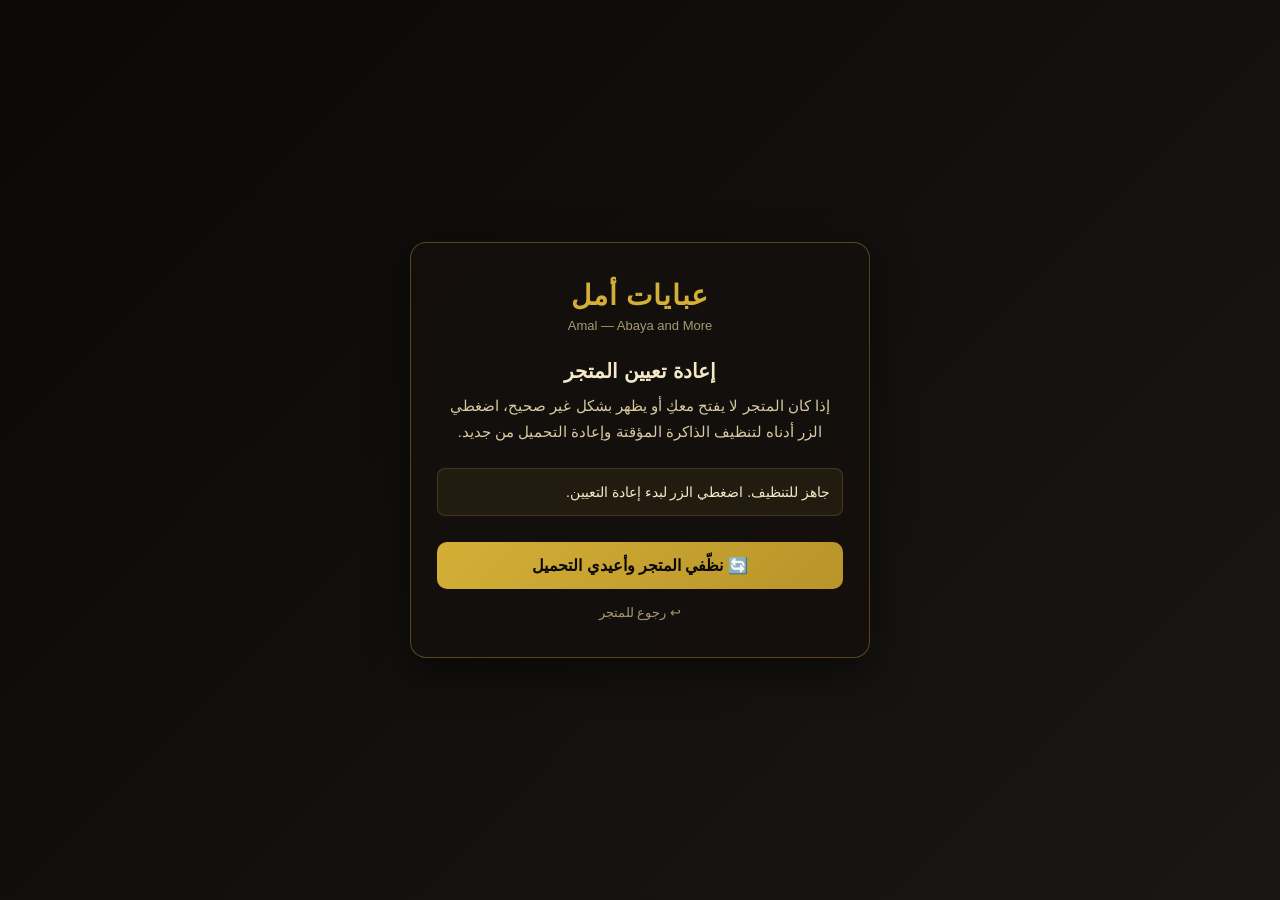
<file: reset.html>
<!DOCTYPE html>
<html lang="ar" dir="rtl">
<head>
  <meta charset="UTF-8" />
  <meta name="viewport" content="width=device-width, initial-scale=1" />
  <title>إعادة تعيين — عبايات أمل</title>
  <style>
    * { box-sizing: border-box; margin: 0; padding: 0; }
    html, body { height: 100%; }
    body {
      font-family: -apple-system, "Segoe UI", "Tajawal", Arial, sans-serif;
      background: linear-gradient(135deg, #0a0908 0%, #1a1614 100%);
      color: #f5e9c8; display: flex; align-items: center; justify-content: center;
      padding: 20px; min-height: 100vh;
    }
    .box {
      max-width: 460px; width: 100%; text-align: center;
      background: rgba(20,16,14,.85);
      border: 1px solid rgba(212,175,55,.35); border-radius: 16px;
      padding: 36px 26px; backdrop-filter: blur(10px);
      box-shadow: 0 12px 40px rgba(0,0,0,.5);
    }
    .logo { font-size: 28px; font-weight: 800; color: #d4af37; margin-bottom: 6px; letter-spacing: 1px; }
    .sub { font-size: 13px; color: #a89a70; margin-bottom: 26px; }
    h1 { font-size: 20px; margin-bottom: 10px; color: #f5e9c8; }
    p  { font-size: 15px; line-height: 1.7; margin-bottom: 24px; color: #d8caa0; }
    .status {
      font-size: 14px; padding: 12px; border-radius: 8px;
      background: rgba(212,175,55,.08); border: 1px solid rgba(212,175,55,.2);
      margin-bottom: 20px; min-height: 44px; text-align: right;
    }
    .status .line { display: block; padding: 3px 0; }
    .status .ok    { color: #7cd992; }
    .status .work  { color: #d4af37; }
    .status .err   { color: #ff8b8b; }
    button {
      width: 100%; padding: 14px; font-size: 16px; font-weight: 700;
      border: none; border-radius: 10px; cursor: pointer;
      background: linear-gradient(135deg, #d4af37, #b8942a);
      color: #0a0908; margin-top: 6px;
      transition: transform .15s, box-shadow .15s;
    }
    button:hover { transform: translateY(-1px); box-shadow: 0 6px 16px rgba(212,175,55,.25); }
    button:disabled { opacity: .6; cursor: not-allowed; }
    .link {
      display: inline-block; margin-top: 16px; font-size: 13px;
      color: #a89a70; text-decoration: none;
    }
    .link:hover { color: #d4af37; }
  </style>
</head>
<body>
  <div class="box">
    <div class="logo">عبايات أمل</div>
    <div class="sub">Amal — Abaya and More</div>

    <h1>إعادة تعيين المتجر</h1>
    <p>إذا كان المتجر لا يفتح معكِ أو يظهر بشكل غير صحيح، اضغطي الزر أدناه لتنظيف الذاكرة المؤقتة وإعادة التحميل من جديد.</p>

    <div class="status" id="status">
      <span class="line">جاهز للتنظيف. اضغطي الزر لبدء إعادة التعيين.</span>
    </div>

    <button id="resetBtn">🔄 نظّفي المتجر وأعيدي التحميل</button>
    <a class="link" href="/">↩ رجوع للمتجر</a>
  </div>

  <script>
    const $s = document.getElementById("status");
    const $b = document.getElementById("resetBtn");
    function log(msg, cls) {
      const el = document.createElement("span");
      el.className = "line " + (cls || "");
      el.textContent = msg;
      $s.appendChild(el);
    }
    async function doReset() {
      $b.disabled = true;
      $s.innerHTML = "";
      log("جاري التنظيف…", "work");

      // 1) unregister service workers
      try {
        if ("serviceWorker" in navigator) {
          const regs = await navigator.serviceWorker.getRegistrations();
          for (const r of regs) await r.unregister();
          log("✓ تم إلغاء تسجيل خدمة الخلفية (" + regs.length + ")", "ok");
        }
      } catch (e) { log("⚠ تعذّر إلغاء SW: " + e.message, "err"); }

      // 2) clear caches
      try {
        if ("caches" in window) {
          const keys = await caches.keys();
          for (const k of keys) await caches.delete(k);
          log("✓ تم مسح الكاش (" + keys.length + " عنصر)", "ok");
        }
      } catch (e) { log("⚠ تعذّر مسح الكاش: " + e.message, "err"); }

      // 3) clear localStorage / sessionStorage (keep language preference)
      try {
        const lang = localStorage.getItem("abaya_amal_lang");
        localStorage.clear();
        sessionStorage.clear();
        if (lang) localStorage.setItem("abaya_amal_lang", lang);
        log("✓ تم مسح البيانات المحلية", "ok");
      } catch (e) { log("⚠ تعذّر مسح البيانات: " + e.message, "err"); }

      log("🎉 اكتمل التنظيف. يعاد التحميل خلال ثانيتين…", "ok");

      // 4) hard reload with cache bypass
      setTimeout(() => {
        location.replace("/?reset=" + Date.now());
      }, 2000);
    }
    $b.addEventListener("click", doReset);
  </script>
</body>
</html>
</file>
<file: assets/css/customer.css>
/* =========================================================
   عبايات أمل  —  واجهة الزبون
   الثيم: أسود فاخر + لمسات ذهبية
   ========================================================= */

:root {
  --bg:        #0a0a0a;
  --bg-soft:   #141414;
  --surface:   #1b1b1b;
  --line:      #2a2a2a;
  --text:      #f4f1ea;
  --muted:     #b5ad9c;
  --gold:      #d4af37;
  --gold-2:    #f5d97a;
  --gold-soft: #b8932e;
  --danger:    #d9534f;
  --success:   #4caf50;
  --shadow:    0 10px 40px rgba(0,0,0,.55);
  --radius:    14px;
  --t:         .35s cubic-bezier(.2,.7,.2,1);
}

* { box-sizing: border-box; }
html { scroll-behavior: smooth; scroll-padding-top: 100px; overflow-x: clip; }
html, body { margin: 0; padding: 0; }
body {
  font-family: "Tajawal", "Cairo", system-ui, sans-serif;
  background: var(--bg);
  color: var(--text);
  direction: rtl;
  line-height: 1.6;
  overflow-x: hidden;
}
a { color: inherit; text-decoration: none; }
img { max-width: 100%; display: block; }
button { font-family: inherit; cursor: pointer; }

/* =========================================================
   شريط التواصل العلوي
========================================================= */
.contact-bar {
  background: linear-gradient(90deg, #1a1408, #0f0f0f, #1a1408);
  border-bottom: 1px solid var(--line);
  font-size: 13px;
  color: var(--gold-2);
}
.contact-inner {
  max-width: 1200px; margin: 0 auto;
  padding: 8px 24px;
  display: flex; justify-content: center; align-items: center; gap: 26px;
  flex-wrap: wrap;
}
.contact-bar a {
  display: inline-flex; align-items: center; gap: 6px;
  transition: color var(--t);
}
.contact-bar a:hover { color: #fff; }

.lang-toggle,
.install-btn {
  background: transparent;
  border: 1px solid var(--gold-soft);
  color: var(--gold-2);
  padding: 4px 14px;
  border-radius: 999px;
  font-size: 12px; font-weight: 700;
  letter-spacing: .5px;
  cursor: pointer;
  transition: all var(--t);
  font-family: inherit;
}
.lang-toggle:hover,
.install-btn:hover { background: var(--gold); color: #000; border-color: var(--gold); }
.install-btn { background: rgba(212,175,55,.12); }

/* تعديلات اتجاه LTR */
html[dir="ltr"] body { line-height: 1.55; }
html[dir="ltr"] .cart-drawer { right: auto; left: 0; transform: translateX(-100%); border-right: none; border-left: 1px solid var(--line); }
html[dir="ltr"] .cart-drawer.open { transform: translateX(0); }
html[dir="ltr"] .nav-links a::after { right: auto; left: 0; }
html[dir="ltr"] .brand-text em { font-style: italic; }

/* =========================================================
   شريط علوي
========================================================= */
.navbar {
  position: sticky; top: 0; z-index: 50;
  background: rgba(10,10,10,.92);
  backdrop-filter: blur(12px);
  border-bottom: 1px solid var(--line);
}
.nav-inner {
  max-width: 1200px; margin: 0 auto;
  padding: 10px 24px;
  display: flex; align-items: center; justify-content: space-between;
  gap: 18px;
}
.brand {
  display: flex; align-items: center; gap: 14px;
  font-size: 26px; font-weight: 800; letter-spacing: .5px;
}
.brand img.logo-img {
  height: 80px; width: auto; max-width: 240px;
  object-fit: contain;
  /* اللوجو أسود الأصل  —  نقلبه إلى أبيض/كريمي ليناسب الخلفية السوداء */
  filter: invert(1) brightness(1.08);
}
.brand-text {
  background: linear-gradient(135deg, var(--gold-2), var(--gold), var(--gold-soft));
  -webkit-background-clip: text; background-clip: text; color: transparent;
}
.brand-text em { color: var(--text); -webkit-text-fill-color: var(--text); font-style: normal; font-weight: 500; }

.nav-links { display: flex; gap: 24px; }
.nav-links a {
  position: relative; color: var(--muted); font-weight: 500; transition: color var(--t);
}
.nav-links a::after {
  content: ""; position: absolute; bottom: -6px; right: 0;
  height: 2px; width: 0; background: var(--gold); transition: width var(--t);
}
.nav-links a:hover { color: var(--gold-2); }
.nav-links a:hover::after { width: 100%; }

.account-btn {
  background: transparent; color: var(--text);
  border: 1px solid var(--line); padding: 8px 16px;
  border-radius: 999px; cursor: pointer;
  display: flex; align-items: center; gap: 8px;
  transition: all var(--t); font-family: inherit; font-weight: 600;
  font-size: 14px;
}
.account-btn:hover { border-color: var(--gold-soft); color: var(--gold-2); }
.account-icon { stroke: currentColor; transition: stroke var(--t); flex-shrink: 0; }

.cart-btn {
  position: relative; background: transparent; color: var(--text);
  border: 1px solid var(--gold-soft); padding: 10px 18px;
  border-radius: 999px; display: flex; align-items: center; gap: 8px;
  transition: all var(--t); font-weight: 600;
}
.cart-btn:hover { background: var(--gold); color: #000; border-color: var(--gold); }
.cart-badge {
  background: var(--gold); color: #000;
  font-size: 12px; font-weight: 700;
  min-width: 22px; height: 22px; border-radius: 11px;
  display: inline-flex; align-items: center; justify-content: center;
  padding: 0 6px;
}

/* =========================================================
   Hero
========================================================= */
.hero {
  position: relative; overflow: hidden;
  padding: 90px 24px 80px;
  text-align: center;
  background: linear-gradient(180deg, #0a0a0a 0%, #0e0e0e 100%);
}
/* الخلفية الفاخرة (صورة قماش/حرير) - يتم التحكم بشفافيتها من الإعدادات */
.hero-bg {
  position: absolute; inset: 0;
  background-image: var(--hero-image, url("../img/hero-bg.jpg"));
  background-size: cover; background-position: center; background-repeat: no-repeat;
  opacity: var(--hero-bg-opacity, 0.55);
  pointer-events: none;
  z-index: 0;
  transition: opacity .5s ease;
}
.hero-content { position: relative; z-index: 2; }
/* طبقة فاخرة من تدرج ذهبي فوق الصورة */
.hero::before {
  content: ""; position: absolute; inset: 0;
  background:
    radial-gradient(800px 400px at 50% 0%, rgba(212,175,55,.18), transparent 70%),
    linear-gradient(180deg, rgba(10,10,10,.45) 0%, rgba(10,10,10,.7) 100%);
  z-index: 1; pointer-events: none;
}
.hero::after {
  content: ""; position: absolute;
  width: 260px; height: 260px; border-radius: 50%; filter: blur(80px);
  background: rgba(212,175,55,.12); bottom: -80px; left: -40px;
  z-index: 1; pointer-events: none;
}

.hero h1 {
  font-size: clamp(32px, 5.5vw, 56px); margin: 0 0 18px;
  background: linear-gradient(135deg, #fff 30%, var(--gold-2) 60%, var(--gold) 100%);
  -webkit-background-clip: text; background-clip: text; color: transparent;
  animation: fadeUp .9s var(--t) both;
}
.hero p { color: var(--muted); font-size: 18px; max-width: 640px; margin: 0 auto 30px; animation: fadeUp 1s .15s var(--t) both; }
.btn-gold {
  display: inline-block; background: linear-gradient(135deg, var(--gold-2), var(--gold));
  color: #000; font-weight: 700; padding: 14px 36px; border-radius: 999px;
  border: none; transition: transform var(--t), box-shadow var(--t);
  box-shadow: 0 10px 30px rgba(212,175,55,.25);
  animation: fadeUp 1.1s .3s var(--t) both;
}
.btn-gold:hover { transform: translateY(-3px); box-shadow: 0 18px 40px rgba(212,175,55,.4); }

@keyframes fadeUp { from { opacity: 0; transform: translateY(20px); } to { opacity: 1; transform: none; } }

/* =========================================================
   التصنيفات
========================================================= */
.categories {
  max-width: 1200px; margin: 50px auto 30px; padding: 0 24px;
  display: flex; gap: 10px; flex-wrap: wrap; justify-content: center;
}
.cat-pill {
  padding: 10px 22px; border-radius: 999px;
  background: transparent; color: var(--muted);
  border: 1px solid var(--line); font-weight: 600; font-size: 15px;
  transition: all var(--t);
}
.cat-pill:hover { color: var(--gold-2); border-color: var(--gold-soft); }
.cat-pill.active {
  background: linear-gradient(135deg, var(--gold-2), var(--gold));
  color: #000; border-color: var(--gold);
}
/* تبويبات خاصة: المفضلة + الأكثر مبيعاً */
.cat-pill-fav {
  background: rgba(217,83,79,.08); border-color: rgba(217,83,79,.4); color: #ff9a96;
}
.cat-pill-fav:hover { background: rgba(217,83,79,.2); color: #fff; }
.cat-pill-fav.active {
  background: linear-gradient(135deg, #ff7e7a, #d9534f); color: #fff; border-color: #d9534f;
}
.cat-pill-best {
  background: rgba(255,140,0,.08); border-color: rgba(255,140,0,.4); color: #ffb066;
}
.cat-pill-best:hover { background: rgba(255,140,0,.2); color: #fff; }
.cat-pill-best.active {
  background: linear-gradient(135deg, #ffb066, #ff8c00); color: #000; border-color: #ff8c00;
}

/* زر القلب على بطاقة المنتج */
.fav-btn {
  position: absolute; top: 12px; left: 12px; z-index: 3;
  background: rgba(0,0,0,.55); backdrop-filter: blur(8px);
  border: 1px solid rgba(255,255,255,.15); color: #fff;
  width: 36px; height: 36px; border-radius: 50%;
  cursor: pointer; display: flex; align-items: center; justify-content: center;
  transition: all var(--t);
  padding: 0;
}
.fav-btn:hover { background: rgba(217,83,79,.85); border-color: rgba(217,83,79,.85); transform: scale(1.08); }
.fav-btn.active { background: linear-gradient(135deg, #ff7e7a, #d9534f); border-color: #d9534f; color: #fff; }

/* =========================================================
   الفلاتر
========================================================= */
.filters-wrap {
  max-width: 1200px; margin: 8px auto 0; padding: 0 24px;
}
.filters-toggle {
  background: transparent; border: 1px solid var(--line);
  color: var(--gold-2); padding: 9px 18px; border-radius: 999px;
  font-family: inherit; font-weight: 600; font-size: 14px; cursor: pointer;
  display: inline-flex; align-items: center; gap: 8px;
  transition: all var(--t);
}
.filters-toggle:hover { border-color: var(--gold-soft); }
.filters-toggle.open { background: rgba(212,175,55,.1); border-color: var(--gold-soft); }
.filters-toggle-icon { transition: transform var(--t); font-size: 11px; }
.filters-toggle.open .filters-toggle-icon { transform: rotate(180deg); }

.filters-panel {
  margin-top: 14px;
  background: var(--surface); border: 1px solid var(--line);
  border-radius: var(--radius); padding: 22px;
  animation: fadeUp .3s var(--t);
}
.filters-grid {
  display: grid; grid-template-columns: repeat(auto-fit, minmax(220px, 1fr));
  gap: 18px;
}
.filter-group label {
  display: block; color: var(--muted); font-size: 13px;
  margin-bottom: 8px; font-weight: 600;
}
.chip-group {
  display: flex; flex-wrap: wrap; gap: 6px;
}
.filter-chip {
  background: transparent; color: var(--text);
  border: 1px solid var(--line); padding: 6px 12px;
  border-radius: 999px; font-family: inherit; font-size: 12px; cursor: pointer;
  transition: all var(--t);
}
.filter-chip:hover { border-color: var(--gold-soft); }
.filter-chip.active {
  background: var(--gold); color: #000; border-color: var(--gold);
}
.price-row {
  display: flex; align-items: center; gap: 8px;
}
.price-row input {
  flex: 1; min-width: 0; padding: 8px 12px;
  background: #0c0c0c; border: 1px solid var(--line);
  color: var(--text); border-radius: 8px;
  font-family: inherit; font-size: 14px;
}
.price-row input:focus { outline: none; border-color: var(--gold); }
.price-row span { color: var(--muted); }
.flag-list { display: flex; flex-wrap: wrap; gap: 6px; }
.flag-chip {
  display: inline-flex; align-items: center; gap: 6px;
  background: transparent; color: var(--muted);
  border: 1px solid var(--line); padding: 6px 12px;
  border-radius: 999px; font-size: 12px; cursor: pointer;
  transition: all var(--t);
}
.flag-chip:hover { color: var(--gold-2); border-color: var(--gold-soft); }
.flag-chip input[type="checkbox"] {
  width: 14px; height: 14px; accent-color: var(--gold); cursor: pointer;
}
.flag-chip:has(input:checked) {
  background: rgba(212,175,55,.15); color: var(--gold-2); border-color: var(--gold-soft);
}
.filters-clear {
  margin-top: 14px; background: transparent; border: 1px solid var(--line);
  color: var(--muted); padding: 8px 18px; border-radius: 999px;
  font-family: inherit; font-size: 13px; cursor: pointer;
  transition: all var(--t);
}
.filters-clear:hover { color: var(--danger); border-color: var(--danger); }

/* =========================================================
   شبكة المنتجات
========================================================= */
.section { max-width: 1200px; margin: 30px auto 0; padding: 0 24px; }
.section-title { text-align: center; margin-bottom: 30px; }
.section-title h2 { font-size: 32px; margin: 0 0 10px; color: var(--text); }
.section-title .line {
  width: 80px; height: 3px;
  background: linear-gradient(90deg, transparent, var(--gold), transparent);
  margin: 0 auto;
}

.grid {
  display: grid; gap: 24px;
  grid-template-columns: repeat(auto-fill, minmax(260px, 1fr));
}
.card {
  background: var(--surface); border: 1px solid var(--line);
  border-radius: var(--radius); overflow: hidden;
  display: flex; flex-direction: column;
  transition: transform var(--t), border-color var(--t), box-shadow var(--t);
  position: relative;
}
.card:hover {
  transform: translateY(-8px);
  border-color: var(--gold-soft);
  box-shadow: var(--shadow);
}
.card .img-wrap {
  aspect-ratio: 4/5; overflow: hidden; position: relative; background: #111;
}
.card .img-wrap img { width: 100%; height: 100%; object-fit: cover; transition: transform .8s var(--t); }
.card:hover .img-wrap img { transform: scale(1.08); }

.badge {
  position: absolute; top: 14px; z-index: 2;
  padding: 4px 10px; border-radius: 999px; font-size: 12px; font-weight: 700;
}
.badge-low      { right: 14px; background: rgba(230,150,30,.97); color: #fff; }
.badge-out      { right: 14px; background: rgba(192,39,30,.97); color: #fff; }
.badge-discount { left: 14px; background: var(--success); color: #fff; }

/* تمييز المنتج الذي نفد مخزونه عن باقي المنتجات */
.card.out-of-stock { opacity: .82; border-color: rgba(192,39,30,.55); box-shadow: 0 0 0 1px rgba(192,39,30,.28) inset; }
.card.out-of-stock .img-wrap img { filter: grayscale(.85) brightness(.82); }
.card.out-of-stock .card-body h3 { color: var(--muted); }
.card.out-of-stock .price { color: var(--muted); }

.card-body { padding: 16px; flex: 1; display: flex; flex-direction: column; gap: 6px; }
.card-body h3 { margin: 0; font-size: 17px; }
.card-body .desc { color: var(--muted); font-size: 13px; margin: 0; min-height: 38px; }
.card-row { display: flex; justify-content: space-between; align-items: center; margin-top: auto; padding-top: 8px; }
.price { color: var(--gold-2); font-size: 19px; font-weight: 700; }
.price-old { color: var(--muted); font-size: 14px; text-decoration: line-through; margin-inline-end: 6px; }
.view-btn {
  background: transparent; border: 1px solid var(--gold-soft); color: var(--gold-2);
  padding: 8px 16px; border-radius: 999px; transition: all var(--t); font-weight: 600;
}
.view-btn:hover { background: var(--gold); color: #000; border-color: var(--gold); }

/* =========================================================
   تفاصيل المنتج (Modal)
========================================================= */
.product-modal .modal-box { max-width: 860px; padding: 0; }
.pdetails {
  display: grid; grid-template-columns: 1fr 1fr; gap: 0;
}
.pdetails .image-side {
  background: #0c0c0c; padding: 24px; display: flex; flex-direction: column; gap: 12px;
}
.pdetails .main-image {
  aspect-ratio: 4/5; border-radius: 10px; overflow: hidden; background: #111;
}
.pdetails .main-image img { width: 100%; height: 100%; object-fit: cover; }
.thumbs-row {
  display: flex; gap: 8px; margin-top: 10px; overflow-x: auto;
  padding-bottom: 4px;
}
.thumb-btn {
  width: 64px; height: 80px; flex: 0 0 auto;
  border: 2px solid transparent; border-radius: 8px;
  background: transparent; padding: 0; cursor: pointer; overflow: hidden;
  transition: border-color var(--t);
}
.thumb-btn:hover { border-color: var(--gold-soft); }
.thumb-btn.active { border-color: var(--gold); }
.thumb-btn img { width: 100%; height: 100%; object-fit: cover; }
.pdetails .info-side { padding: 28px; }
.pdetails h2 { margin: 0 0 8px; color: var(--gold-2); }
.pdetails .desc { color: var(--muted); margin: 0 0 18px; }
.pdetails .price-block { display: flex; align-items: baseline; gap: 10px; margin-bottom: 18px; }
.pdetails .price-block .price { font-size: 28px; }

.opt-label { color: var(--muted); font-size: 13px; margin: 14px 0 8px; }
.colors-row { display: flex; flex-wrap: wrap; gap: 8px; }
.color-chip {
  padding: 7px 14px; border-radius: 999px;
  background: transparent; color: var(--text);
  border: 1px solid var(--line); font-size: 13px; transition: all var(--t);
}
.color-chip:hover { border-color: var(--gold-soft); }
.color-chip.active { background: var(--gold); color: #000; border-color: var(--gold); }

.sizes-row { display: flex; flex-wrap: wrap; gap: 8px; }
.size-chip {
  min-width: 44px; padding: 8px 12px; border-radius: 8px; text-align: center;
  background: transparent; color: var(--text); border: 1px solid var(--line);
  font-weight: 600; transition: all var(--t);
}
.size-chip:hover:not(:disabled) { border-color: var(--gold-soft); }
.size-chip.active { background: var(--gold); color: #000; border-color: var(--gold); }
.size-chip:disabled { opacity: .25; cursor: not-allowed; text-decoration: line-through; }

.stock-line { color: var(--muted); font-size: 13px; margin-top: 10px; }
.stock-line.low { color: var(--danger); }

.pdetails-actions { display: flex; gap: 10px; margin-top: 22px; }
.pdetails-actions .btn-gold { flex: 1; text-align: center; padding: 14px; }

/* =========================================================
   درج السلة
========================================================= */
.cart-overlay {
  position: fixed; inset: 0; background: rgba(0,0,0,.6);
  opacity: 0; pointer-events: none; transition: opacity var(--t); z-index: 90;
  backdrop-filter: blur(2px);
}
.cart-overlay.open { opacity: 1; pointer-events: auto; }

.cart-drawer {
  position: fixed; top: 0; bottom: 0; right: 0;
  width: 420px; max-width: 92vw;
  background: #0e0e0e; border-right: 1px solid var(--line);
  transform: translateX(100%); transition: transform var(--t);
  z-index: 100; display: flex; flex-direction: column;
}
.cart-drawer.open { transform: translateX(0); }

.cart-head {
  padding: 20px 24px; border-bottom: 1px solid var(--line);
  display: flex; justify-content: space-between; align-items: center;
}
.cart-head h3 { margin: 0; color: var(--gold-2); }
.icon-btn { background: transparent; border: none; color: var(--muted); font-size: 22px; }
.icon-btn:hover { color: var(--gold-2); }

.cart-body { flex: 1; overflow-y: auto; padding: 14px 20px; }
.cart-empty { text-align: center; color: var(--muted); padding: 60px 10px; }

.cart-item {
  display: grid; grid-template-columns: 64px 1fr auto; gap: 12px;
  padding: 14px 0; border-bottom: 1px dashed var(--line); align-items: center;
}
.cart-item img { width: 64px; height: 80px; object-fit: cover; border-radius: 8px; }
.cart-item .info h5 { margin: 0 0 2px; font-size: 14px; }
.cart-item .info .meta { color: var(--muted); font-size: 12px; }
.qty { display: inline-flex; align-items: center; gap: 6px; background: #1a1a1a; border-radius: 999px; padding: 4px 6px; margin-top: 6px; }
.qty button { background: transparent; border: none; color: var(--gold-2); width: 22px; height: 22px; border-radius: 50%; font-size: 16px; }
.qty button:hover { background: var(--gold); color: #000; }
.cart-item .remove { background: transparent; border: none; color: var(--danger); font-size: 18px; }

.cart-foot { border-top: 1px solid var(--line); padding: 18px 24px 22px; }
.cart-foot .row { display: flex; justify-content: space-between; margin-bottom: 8px; color: var(--muted); }
.cart-foot .row.total { font-size: 20px; color: var(--gold-2); font-weight: 700; }
.checkout-btn {
  width: 100%; margin-top: 14px; padding: 14px;
  background: linear-gradient(135deg, var(--gold-2), var(--gold));
  color: #000; font-weight: 700; border: none; border-radius: 999px;
  transition: transform var(--t);
}
.checkout-btn:hover { transform: translateY(-2px); }
.checkout-btn:disabled { opacity: .4; cursor: not-allowed; transform: none; }

/* =========================================================
   نموذج الدفع
========================================================= */
.modal {
  position: fixed; inset: 0; z-index: 120;
  background: rgba(0,0,0,.7); backdrop-filter: blur(4px);
  display: flex; align-items: center; justify-content: center; padding: 20px;
  opacity: 0; pointer-events: none; transition: opacity var(--t);
}
.modal.open { opacity: 1; pointer-events: auto; }
.modal-box {
  background: #111; border: 1px solid var(--line); border-radius: 18px;
  width: 100%; max-width: 580px; padding: 28px;
  transform: translateY(20px); transition: transform var(--t);
  max-height: 92vh; overflow-y: auto;
}
.modal.open .modal-box { transform: translateY(0); }
.modal h3 { margin: 0 0 6px; color: var(--gold-2); }
.modal .sub { color: var(--muted); margin: 0 0 18px; font-size: 14px; }

.field { margin-bottom: 14px; }
.field label { display: block; margin-bottom: 6px; font-size: 14px; color: var(--muted); }
.field input, .field select, .field textarea {
  width: 100%; padding: 12px 14px;
  background: #0c0c0c; border: 1px solid var(--line); color: var(--text);
  border-radius: 10px; font-family: inherit; font-size: 15px;
  transition: border-color var(--t);
}
.field input:focus, .field select:focus, .field textarea:focus {
  outline: none; border-color: var(--gold);
}
.row-2 { display: grid; grid-template-columns: 1fr 1fr; gap: 12px; }

/* بطاقة الحساب البنكي للتحويل */
.bank-card {
  background: linear-gradient(135deg, #1a1408, #0c0c0c);
  border: 1px solid var(--gold-soft);
  border-radius: 12px; padding: 14px 16px; margin-bottom: 10px;
}
.bank-card h5 { margin: 0 0 6px; color: var(--gold-2); font-size: 14px; }
.bank-card .row { display: flex; justify-content: space-between; font-size: 13px; color: var(--muted); margin-bottom: 3px; gap: 10px; }
.bank-card .row strong { color: var(--text); font-weight: 600; word-break: break-all; }
.bank-card .copy {
  background: transparent; border: 1px solid var(--gold-soft); color: var(--gold-2);
  padding: 2px 10px; border-radius: 6px; font-size: 11px; cursor: pointer;
}
.bank-card .copy:hover { background: var(--gold); color: #000; }

/* صندوق رفع صورة التحويل */
.upload-zone {
  border: 2px dashed var(--gold-soft); border-radius: 12px;
  padding: 22px; text-align: center; color: var(--muted);
  cursor: pointer; transition: all var(--t); background: #0c0c0c;
}
.upload-zone:hover, .upload-zone.dragover {
  border-color: var(--gold); background: #14100a; color: var(--gold-2);
}
.upload-zone input { display: none; }
.upload-zone .uz-icon { font-size: 32px; margin-bottom: 6px; }
.upload-preview {
  margin-top: 10px; border: 1px solid var(--line); border-radius: 10px;
  padding: 8px; display: flex; align-items: center; gap: 10px;
}
.upload-preview img { width: 70px; height: 70px; object-fit: cover; border-radius: 8px; }
.upload-preview .meta { flex: 1; font-size: 13px; color: var(--muted); }
.upload-preview .remove-img { background: transparent; border: none; color: var(--danger); font-size: 20px; cursor: pointer; }

.coupon-row {
  display: flex; gap: 8px; margin-bottom: 6px;
}
.coupon-row input {
  flex: 1; padding: 12px 14px;
  background: #0c0c0c; border: 1px solid var(--line); color: var(--text);
  border-radius: 10px; font-family: inherit; font-size: 15px;
  letter-spacing: 1px; text-transform: uppercase;
}
.coupon-row input:focus { outline: none; border-color: var(--gold); }
.coupon-row button {
  padding: 0 22px; background: linear-gradient(135deg, var(--gold-2), var(--gold));
  color: #000; font-weight: 700; border: none; border-radius: 10px;
  cursor: pointer; transition: transform var(--t);
}
.coupon-row button:hover { transform: translateY(-1px); }
.coupon-status {
  min-height: 18px; font-size: 13px; margin: 4px 0 10px;
}
.coupon-status.ok    { color: var(--success); }
.coupon-status.err   { color: var(--danger); }

.summary {
  background: #0c0c0c; border: 1px solid var(--line);
  border-radius: 10px; padding: 14px; margin: 10px 0 16px;
}
.summary .row { display: flex; justify-content: space-between; margin-bottom: 6px; color: var(--muted); font-size: 14px; }
.summary .row.discount { color: var(--success); }
.summary .row.total { color: var(--gold-2); font-weight: 700; font-size: 17px; margin-top: 6px; }

/* =========================================================
   حساب الزبون - تبويبات + فاصل
========================================================= */
.auth-tabs {
  display: flex; gap: 6px;
  margin: 16px 0 18px;
  border-bottom: 1px solid var(--line);
}
.auth-tab {
  flex: 1; background: transparent; border: none; color: var(--muted);
  padding: 10px; font-weight: 700; font-size: 15px;
  font-family: inherit; cursor: pointer;
  border-bottom: 2px solid transparent;
  transition: all var(--t);
}
.auth-tab:hover { color: var(--gold-2); }
.auth-tab.active {
  color: var(--gold-2);
  border-bottom-color: var(--gold);
}

.auth-divider {
  position: relative; text-align: center;
  margin: 22px 0 14px; color: var(--muted);
  font-size: 12px;
}
.auth-divider::before, .auth-divider::after {
  content: ""; position: absolute; top: 50%;
  width: calc(50% - 80px); height: 1px; background: var(--line);
}
.auth-divider::before { right: 0; }
.auth-divider::after  { left: 0; }

.auth-guest {
  width: 100%; padding: 12px; border-radius: 999px;
  background: transparent; border: 1px solid var(--line);
  color: var(--muted); font-family: inherit; font-weight: 600;
  font-size: 14px; cursor: pointer;
  transition: all var(--t);
}
.auth-guest:hover { color: var(--gold-2); border-color: var(--gold-soft); }

/* =========================================================
   دليل المقاسات
========================================================= */
.opt-label-row {
  display: flex; justify-content: space-between; align-items: center;
  gap: 12px;
}
.size-guide-link {
  background: transparent; border: 1px solid var(--gold-soft);
  color: var(--gold-2); padding: 5px 12px; border-radius: 999px;
  font-family: inherit; font-size: 12px; font-weight: 600;
  cursor: pointer; transition: all var(--t);
}
.size-guide-link:hover { background: var(--gold); color: #000; border-color: var(--gold); }

/* تبديل بين نظام المقاسات */
.size-system-toggle {
  display: flex; gap: 8px;
  margin: 16px 0;
  padding: 4px;
  background: rgba(0,0,0,.4);
  border: 1px solid var(--line);
  border-radius: 999px;
  width: fit-content;
}
.sst-btn {
  background: transparent; color: var(--muted);
  border: none; padding: 8px 18px; border-radius: 999px;
  font-family: inherit; font-size: 13px; font-weight: 600;
  cursor: pointer; transition: all var(--t);
}
.sst-btn:hover { color: var(--gold-2); }
.sst-btn.active {
  background: linear-gradient(135deg, var(--gold-2), var(--gold));
  color: #000;
}

/* الحاسبة التفاعلية */
.size-calc {
  background: linear-gradient(135deg, #1a1408, #0c0c0c);
  border: 1px solid var(--gold-soft);
  border-radius: 12px; padding: 18px;
  margin-bottom: 16px;
}
.size-calc h4 {
  margin: 0 0 12px; color: var(--gold-2); font-size: 16px;
}
.calc-row {
  display: grid; grid-template-columns: repeat(3, 1fr) auto; gap: 10px;
  align-items: end;
}
.calc-field label {
  display: block; color: var(--muted); font-size: 12px; margin-bottom: 4px;
}
.calc-field input {
  width: 100%; padding: 10px 12px;
  background: #0c0c0c; border: 1px solid var(--line); color: var(--text);
  border-radius: 8px; font-family: inherit; font-size: 14px;
}
.calc-field input:focus { outline: none; border-color: var(--gold); }
.size-calc .btn-gold { padding: 10px 18px; font-size: 13px; white-space: nowrap; }
.calc-result {
  margin-top: 14px;
}
.calc-result-card {
  display: inline-flex; align-items: center; gap: 12px;
  background: rgba(212,175,55,.15);
  border: 1px solid var(--gold);
  border-radius: 10px; padding: 12px 22px;
  animation: fadeUp .3s var(--t);
}
.calc-result-label { color: var(--muted); font-size: 13px; }
.calc-result-size {
  background: var(--gold); color: #000;
  padding: 4px 14px; border-radius: 999px;
  font-size: 18px; font-weight: 800;
}
.calc-result-meta { color: var(--gold-2); font-size: 12px; }

@media (max-width: 700px) {
  .calc-row { grid-template-columns: 1fr 1fr; }
  .size-calc .btn-gold { grid-column: 1 / -1; }
}

.size-guide {
  display: grid; grid-template-columns: 1fr 1.4fr; gap: 22px;
  margin-top: 18px;
  padding: 18px;
  background: linear-gradient(135deg, #141414, #0c0c0c);
  border: 1px solid var(--gold-soft);
  border-radius: 12px;
}
.size-figure {
  display: flex; align-items: center; justify-content: center;
}
.size-figure svg {
  width: 100%; max-width: 240px; height: auto;
}
.sg-label {
  font-family: "Tajawal", sans-serif; font-size: 11px;
  font-weight: 600; fill: var(--gold-2);
}
.sg-label-vert {
  font-family: "Tajawal", sans-serif; font-size: 11px;
  font-weight: 600; fill: var(--gold-2);
  text-anchor: middle;
}

.size-table-wrap { overflow-x: auto; }
.size-table {
  width: 100%; border-collapse: collapse;
  font-size: 13px; color: var(--text);
}
.size-table th, .size-table td {
  padding: 8px 10px; border-bottom: 1px solid var(--line);
  text-align: center;
}
.size-table thead th {
  color: var(--gold-2); font-weight: 700;
  border-bottom: 2px solid var(--gold-soft);
}
.size-table tbody th {
  color: var(--gold); font-weight: 700;
  background: rgba(212,175,55,.06);
}
.size-table tbody tr:hover td,
.size-table tbody tr:hover th { background: rgba(212,175,55,.1); }
.size-unit {
  font-size: 11px; color: var(--muted);
  text-align: center; margin-top: 8px;
}

.size-tips {
  margin-top: 22px; padding: 16px 20px;
  background: rgba(212,175,55,.06);
  border: 1px solid var(--line);
  border-radius: 10px;
}
.size-tips h4 {
  margin: 0 0 10px; color: var(--gold-2); font-size: 15px;
}
.size-tips ul {
  margin: 0; padding-inline-start: 20px;
  color: var(--muted); font-size: 13px; line-height: 1.9;
}
.size-tips ul li strong { color: var(--text); }

@media (max-width: 640px) {
  .size-guide { grid-template-columns: 1fr; }
  .size-figure svg { max-width: 200px; }
  .size-table { font-size: 12px; }
  .size-table th, .size-table td { padding: 6px 6px; }
}

/* خطوات تتبع الطلب */
.track-steps {
  display: flex; align-items: center; justify-content: space-between;
  margin: 14px 0; padding: 14px 4px;
  gap: 4px;
}
.track-steps .step {
  flex: 0 0 auto; display: flex; flex-direction: column; align-items: center;
  gap: 6px; min-width: 60px;
}
.track-steps .step .dot {
  width: 32px; height: 32px; border-radius: 50%;
  background: #1a1a1a; color: var(--muted);
  border: 1px solid var(--line);
  display: flex; align-items: center; justify-content: center;
  font-size: 13px; font-weight: 700;
  transition: all var(--t);
}
.track-steps .step.done .dot {
  background: var(--gold); color: #000; border-color: var(--gold);
  box-shadow: 0 0 12px rgba(212,175,55,.4);
}
.track-steps .step .label {
  font-size: 11px; color: var(--muted); text-align: center; line-height: 1.2;
}
.track-steps .step.done .label { color: var(--gold-2); font-weight: 600; }
.track-steps .line {
  flex: 1; height: 2px; background: var(--line); margin-top: -22px;
}
.track-steps .line.done { background: var(--gold); }

/* رسالة نجاح الطلب */
.success-card {
  text-align: center; padding: 20px;
}
.success-card .icon { font-size: 56px; }
.success-card h3 { color: var(--success); }

/* =========================================================
   تنبيه (toast)
========================================================= */
.toast {
  position: fixed; bottom: 30px; right: 50%; transform: translate(50%, 100px);
  background: var(--gold); color: #000; padding: 12px 22px; border-radius: 999px;
  font-weight: 700; box-shadow: var(--shadow); z-index: 200;
  transition: transform .5s var(--t);
}
.toast.show { transform: translate(50%, 0); }

/* =========================================================
   آراء العملاء
========================================================= */
.reviews-section { margin-top: 100px; }
.reviews-sub { color: var(--muted); margin: 10px 0 14px; font-size: 14px; }
.avg-rating-card {
  display: inline-flex; align-items: center; gap: 18px;
  background: linear-gradient(135deg, #1a1408, #0c0c0c);
  border: 1px solid var(--gold-soft);
  border-radius: 12px;
  padding: 14px 24px; margin-top: 6px;
}
.avg-rating-card .avg-num { font-size: 32px; font-weight: 800; color: var(--gold-2); }
.avg-rating-card .avg-num span { font-size: 16px; color: var(--muted); font-weight: 500; }
.avg-rating-card .avg-meta { color: var(--muted); font-size: 13px; }

.reviews-grid {
  display: grid; gap: 20px;
  grid-template-columns: repeat(auto-fill, minmax(280px, 1fr));
}
.review-card {
  background: var(--surface);
  border: 1px solid var(--line);
  border-radius: 14px; padding: 20px;
  transition: transform var(--t), border-color var(--t);
}
.review-card:hover { transform: translateY(-3px); border-color: var(--gold-soft); }
.review-head { display: flex; align-items: center; gap: 12px; margin-bottom: 10px; }
.review-avatar {
  width: 42px; height: 42px; border-radius: 50%;
  background: linear-gradient(135deg, var(--gold-2), var(--gold-soft));
  color: #000; font-weight: 800; font-size: 18px;
  display: flex; align-items: center; justify-content: center;
}
.review-name { font-weight: 700; color: var(--text); font-size: 14px; }
.review-name .verified {
  font-size: 10px; font-weight: 600;
  background: rgba(76,175,80,.15); color: var(--success);
  padding: 2px 8px; border-radius: 999px; margin-inline-start: 6px;
}
.review-date { color: var(--muted); font-size: 12px; margin-top: 2px; }
.review-stars { margin-bottom: 8px; }
.review-text {
  color: var(--text); font-size: 14px; line-height: 1.7;
  margin: 0; font-style: italic; opacity: .9;
}

/* =========================================================
   معلومات الموقع
========================================================= */
.site-info-section { margin-top: 80px; }
.site-info-grid {
  display: grid; gap: 18px;
  grid-template-columns: repeat(auto-fit, minmax(260px, 1fr));
}
.site-info-card {
  background: var(--surface); border: 1px solid var(--line);
  border-radius: 12px; padding: 22px;
  transition: border-color var(--t);
}
.site-info-card:hover { border-color: var(--gold-soft); }
.site-info-card h3 {
  margin: 0 0 10px; font-size: 16px; color: var(--gold-2);
  display: flex; align-items: center; gap: 8px;
}
.site-info-card p {
  color: var(--muted); font-size: 14px; line-height: 1.8; margin: 0;
}

/* =========================================================
   تذييل
========================================================= */
.footer {
  margin-top: 100px; padding: 36px 24px;
  border-top: 1px solid var(--line); text-align: center; color: var(--muted);
}
.footer .gold { color: var(--gold-2); }
.footer .contact-row {
  display: flex; justify-content: center; gap: 20px; flex-wrap: wrap; margin-bottom: 12px;
}
.footer .contact-row a { color: var(--gold-2); }

/* روابط السياسات في التذييل */
.footer-policies {
  display: flex; flex-wrap: wrap; justify-content: center;
  gap: 8px 18px; margin: 22px 0 16px;
  padding: 16px 12px;
  border-top: 1px solid var(--line);
  border-bottom: 1px solid var(--line);
}
.footer-link {
  background: transparent; border: none;
  color: var(--muted); cursor: pointer;
  font-family: inherit; font-size: 13px; font-weight: 500;
  display: inline-flex; align-items: center; gap: 6px;
  padding: 6px 10px; border-radius: 8px;
  transition: color var(--t), background var(--t);
}
.footer-link:hover {
  color: var(--gold-2); background: rgba(212,175,55,.08);
}

/* محتوى Modal السياسات */
.policy-body {
  margin-top: 14px; padding: 18px;
  background: rgba(212,175,55,.04);
  border: 1px solid var(--line);
  border-radius: 10px;
  max-height: 60vh; overflow-y: auto;
  color: var(--text); font-size: 14px; line-height: 1.9;
  white-space: pre-wrap;
}
#policyTitle {
  text-align: center; padding-top: 10px;
  background: linear-gradient(135deg, var(--gold-2), var(--gold));
  -webkit-background-clip: text; background-clip: text;
  color: transparent;
}

/* =========================================================
   استجابة
========================================================= */
@media (max-width: 768px) {
  .nav-links { display: none; }
  .row-2 { grid-template-columns: 1fr; }
  .pdetails { grid-template-columns: 1fr; }
  .cart-btn span:nth-child(2) { display: none; }
  /* امنعي تجاوز شريط التنقّل عرضَ الشاشة على الموبايل (كان يسبّب
     انزياح النوافذ يميناً ويساراً). نقلّص الحشو واللوجو ونسمح بالانكماش. */
  .nav-inner { padding: 10px 14px; gap: 10px; }
  .brand { min-width: 0; flex-shrink: 1; gap: 8px; }
  .brand img.logo-img { height: 56px; max-width: 150px; }
}
</file>
<file: assets/css/admin.css>
/* =========================================================
   عبايات أمل  —  لوحة الإدارة
   الثيم: أبيض لؤلؤي + أسود
   ========================================================= */

:root {
  --bg:       #f7f5f0;
  --surface:  #ffffff;
  --line:     #e7e3d8;
  --line-2:   #efece3;
  --text:     #15130f;
  --muted:    #6b6760;
  --accent:   #111111;
  --gold:     #b89236;
  --gold-2:   #d9b15c;
  --ok:       #1e7d3a;
  --warn:     #b08000;
  --info:     #1a3d8f;
  --danger:   #b3261e;
  --radius:   12px;
  --t:        .25s ease;
  --shadow:   0 6px 20px rgba(20,18,12,.06);
}

* { box-sizing: border-box; }
html, body { margin: 0; padding: 0; }
body {
  font-family: "Tajawal", "Cairo", system-ui, sans-serif;
  background: var(--bg); color: var(--text);
  direction: rtl; line-height: 1.6;
}
button { font-family: inherit; cursor: pointer; }
a { color: inherit; text-decoration: none; }
img { max-width: 100%; display: block; }

/* =========================================================
   شاشة تسجيل الدخول
========================================================= */
.login-wrap {
  min-height: 100vh; display: flex; align-items: center; justify-content: center;
  padding: 24px;
  background:
    radial-gradient(500px 300px at 50% 0%, rgba(184,146,54,.15), transparent 70%),
    var(--bg);
}
.login-card {
  background: var(--surface); border: 1px solid var(--line); border-radius: 18px;
  padding: 36px 32px; width: 100%; max-width: 460px; text-align: center;
  box-shadow: 0 20px 50px rgba(0,0,0,.08);
}
.login-card img.logo-img {
  height: 140px; max-width: 90%; width: auto; margin: 0 auto 18px;
  object-fit: contain;
  /* لوجو نظيف بدون خلفية - تصميم Apple-like */
}
.login-card h2 { margin: 0 0 6px; }
.login-card .sub { color: var(--muted); margin: 0 0 22px; font-size: 14px; }
.login-card .field { text-align: right; }
.login-error { color: var(--danger); font-size: 13px; margin-top: 8px; min-height: 18px; }

.remember-row {
  display: flex; align-items: center; gap: 8px;
  font-size: 13px; color: var(--muted);
  margin: 10px 0 14px;
  cursor: pointer; user-select: none;
}
.remember-row input[type="checkbox"] {
  width: 16px; height: 16px;
  accent-color: var(--accent);
  cursor: pointer;
}

/* =========================================================
   التخطيط
========================================================= */
.layout { display: grid; grid-template-columns: 290px 1fr; min-height: 100vh; }

.sidebar {
  background: var(--surface); border-left: 1px solid var(--line);
  padding: 22px 16px; position: sticky; top: 0; height: 100vh;
  overflow-y: auto;
}
.brand {
  display: flex; align-items: center; justify-content: center; gap: 12px;
  font-size: 20px; font-weight: 800; margin-bottom: 24px;
  text-align: center;
}
.brand-text-wrap { flex-direction: column; line-height: 1.2; }
.brand-title { font-size: 18px; font-weight: 800; }
.brand-sub { font-size: 12px; color: var(--muted); font-weight: 500; margin-top: 2px; }
.brand img.logo-img {
  height: 90px; max-width: 100%; width: auto;
  object-fit: contain;
  /* اللوجو أسود طبيعي على الخلفية البيضاء  —  بدون أي تأثيرات */
}
.brand .dot { width: 12px; height: 12px; border-radius: 50%;
  background: linear-gradient(135deg, var(--gold-2), var(--gold)); }

.menu { display: flex; flex-direction: column; gap: 4px; }
.menu-item {
  display: flex; align-items: center; gap: 10px;
  padding: 11px 14px; border-radius: 10px;
  color: var(--muted); font-weight: 500;
  background: transparent; border: none; width: 100%; text-align: right;
  transition: all var(--t);
}
.menu-item:hover { background: var(--line-2); color: var(--text); }
.menu-item.active { background: var(--accent); color: #fff; }
.menu-item .badge {
  margin-inline-start: auto;
  background: var(--danger); color: #fff; font-size: 11px; font-weight: 700;
  padding: 2px 8px; border-radius: 999px;
}

.sidebar-foot {
  position: absolute; bottom: 18px; right: 16px; left: 16px;
  border-top: 1px solid var(--line); padding-top: 14px;
  display: flex; flex-direction: column; gap: 10px; align-items: stretch;
}
.admin-info {
  font-size: 12px; color: var(--muted);
  text-align: center; word-break: break-all;
  padding: 0 4px;
}
.logout-pill {
  background: var(--accent); color: #fff;
  border: none; padding: 10px 18px; border-radius: 999px;
  font-weight: 600; font-size: 13px; cursor: pointer;
  transition: opacity var(--t), transform var(--t);
}
.logout-pill:hover { opacity: .92; transform: translateY(-1px); }

.lang-toggle-admin,
.install-btn-admin {
  background: transparent;
  border: 1px solid var(--line);
  color: var(--muted);
  padding: 8px 16px;
  border-radius: 999px;
  font-weight: 600; font-size: 12px;
  cursor: pointer;
  transition: all var(--t);
  font-family: inherit;
  width: 100%;
}
.lang-toggle-admin:hover,
.install-btn-admin:hover { background: var(--accent); color: #fff; border-color: var(--accent); }
.install-btn-admin { background: rgba(184,146,54,.08); color: var(--gold); border-color: var(--gold); }
.install-btn-admin:hover { background: var(--gold); color: #fff; }

/* تعديلات LTR */
html[dir="ltr"] .sidebar { border-left: none; border-right: 1px solid var(--line); }
html[dir="ltr"] th, html[dir="ltr"] td { text-align: left; }
html[dir="ltr"] .menu-item { text-align: left; }

.date-display {
  color: var(--muted); font-size: 14px; font-weight: 500;
  padding: 6px 14px; border: 1px solid var(--line); border-radius: 999px;
  background: #fff;
}

.main { padding: 26px 30px; min-width: 0; }

.topbar { display: flex; justify-content: space-between; align-items: center; margin-bottom: 22px; }
.topbar h1 { margin: 0; font-size: 24px; }
.topbar .sub { color: var(--muted); margin-top: 2px; font-size: 14px; }

.btn {
  background: var(--accent); color: #fff; border: none;
  padding: 10px 18px; border-radius: 999px; font-weight: 600;
  transition: transform var(--t), opacity var(--t);
}
.btn:hover { transform: translateY(-1px); opacity: .92; }
.btn.ghost { background: transparent; color: var(--text); border: 1px solid var(--line); }
.btn.danger { background: var(--danger); }
.btn.gold { background: linear-gradient(135deg, var(--gold-2), var(--gold)); color: #000; }
.btn.ok { background: var(--ok); }

/* البطاقات الإحصائية */
.cards-row { display: grid; grid-template-columns: repeat(4, 1fr); gap: 14px; margin-bottom: 22px; }
.stat {
  background: var(--surface); border: 1px solid var(--line);
  border-radius: var(--radius); padding: 16px; box-shadow: var(--shadow);
}
.stat .label { color: var(--muted); font-size: 13px; }
.stat .value { font-size: 28px; font-weight: 800; margin-top: 6px; line-height: 1.1; }
.stat .hint { color: var(--gold); font-size: 12px; margin-top: 4px; }
.stat.danger .value { color: var(--danger); }
.stat.warn   .value { color: var(--warn); }

.cust-name { font-weight: 600; }
.cust-sub  { color: var(--muted); font-size: 12px; margin-top: 2px; }

.order-code {
  font-family: "Courier New", monospace; font-weight: 700;
  font-size: 13px; letter-spacing: .5px;
}

/* البانل */
.panel {
  background: var(--surface); border: 1px solid var(--line);
  border-radius: var(--radius); box-shadow: var(--shadow);
  padding: 18px; margin-bottom: 20px;
}
.panel-head { display: flex; justify-content: space-between; align-items: center; margin-bottom: 14px; gap: 10px; flex-wrap: wrap; }
.panel-head h2 { margin: 0; font-size: 17px; }
.panel-head .tools { display: flex; gap: 10px; align-items: center; flex-wrap: wrap; }

.input, select, textarea {
  padding: 9px 12px; border: 1px solid var(--line);
  background: #fff; border-radius: 8px; font-family: inherit; font-size: 14px;
  transition: border-color var(--t);
}
.input:focus, select:focus, textarea:focus { outline: none; border-color: var(--accent); }

/* الجدول */
table { width: 100%; border-collapse: collapse; }
th, td { text-align: right; padding: 11px 12px; border-bottom: 1px solid var(--line-2); font-size: 14px; }
th { font-weight: 700; color: var(--muted); background: #faf8f2; }
tr:hover td { background: #fcfaf5; }
.thumb { width: 42px; height: 54px; object-fit: cover; border-radius: 6px; }

.pill {
  display: inline-block; padding: 3px 10px; border-radius: 999px;
  font-size: 12px; font-weight: 700;
}
.pill.awaiting   { background: #fff3d6; color: #8a5a00; }
.pill.pending    { background: #dce8ff; color: #1a3d8f; }
.pill.shipped    { background: #d3e4ff; color: #0c4ec3; }
.pill.delivered  { background: #d8f0df; color: #1e6e34; }
.pill.cancelled  { background: #f1d8d6; color: #8a1a14; }
.pill.lowstock   { background: #ffe7cc; color: #b35a00; }
.pill.outstock   { background: #f6d6d3; color: var(--danger); font-weight: 700; }
.pill.ok         { background: #e3eee5; color: var(--ok); }

.actions { display: flex; gap: 6px; }
.icon-btn-sm {
  background: transparent; border: 1px solid var(--line);
  padding: 6px 10px; border-radius: 8px; font-size: 13px; transition: all var(--t);
}
.icon-btn-sm:hover { background: var(--accent); color: #fff; border-color: var(--accent); }
.icon-btn-sm.danger:hover { background: var(--danger); border-color: var(--danger); }
.icon-btn-sm.ok:hover { background: var(--ok); border-color: var(--ok); }

/* =========================================================
   نموذج المنتج  —  بصور لكل لون + مخزون لكل تركيبة
========================================================= */
.modal {
  position: fixed; inset: 0; background: rgba(20,18,12,.5);
  display: flex; align-items: center; justify-content: center; padding: 20px;
  z-index: 100; opacity: 0; pointer-events: none; transition: opacity var(--t);
}
.modal.open { opacity: 1; pointer-events: auto; }
.modal-box {
  background: var(--surface); border-radius: 14px; width: 100%; max-width: 720px;
  padding: 24px; max-height: 92vh; overflow-y: auto;
  transform: translateY(20px); transition: transform var(--t);
}
.modal.open .modal-box { transform: translateY(0); }
.modal h3 { margin: 0 0 4px; }
.modal .sub { color: var(--muted); margin: 0 0 16px; font-size: 14px; }

.field { margin-bottom: 12px; }
.field label { display: block; margin-bottom: 6px; font-size: 13px; color: var(--muted); }
.field input, .field select, .field textarea {
  width: 100%; padding: 10px 12px;
  border: 1px solid var(--line); background: #fff; border-radius: 8px;
  font-family: inherit; font-size: 14px;
}
.row-2 { display: grid; grid-template-columns: 1fr 1fr; gap: 12px; }
.row-3 { display: grid; grid-template-columns: 1fr 1fr 1fr; gap: 12px; }

.form-actions { display: flex; gap: 10px; margin-top: 10px; }
.form-actions .btn { flex: 1; }

/* قسم الألوان مع رفع صور */
.section-block {
  background: #faf8f2; border: 1px solid var(--line);
  border-radius: 10px; padding: 14px; margin-bottom: 14px;
}
.section-block h4 { margin: 0 0 10px; font-size: 14px; display: flex; align-items: center; justify-content: space-between; }
.section-block h4 button { font-size: 12px; padding: 4px 10px; }

.color-block {
  background: #fff; border: 1px solid var(--line);
  border-radius: 10px; padding: 12px; margin-bottom: 10px;
}
.color-block .row { display: flex; gap: 10px; align-items: center; margin-bottom: 8px; }
.color-block input.color-name { flex: 1; }
.color-images-grid {
  display: grid; grid-template-columns: repeat(auto-fill, minmax(80px, 1fr));
  gap: 8px; margin: 8px 0;
}
.color-image-thumb {
  position: relative; aspect-ratio: 4/5;
  border: 1px solid var(--line); border-radius: 8px; overflow: hidden;
  background: #fafaf7;
}
.color-image-thumb img { width: 100%; height: 100%; object-fit: cover; }
.color-image-thumb .rm {
  position: absolute; top: 4px; right: 4px;
  background: rgba(0,0,0,.7); color: #fff;
  border: none; width: 22px; height: 22px; border-radius: 50%;
  font-size: 12px; cursor: pointer; line-height: 1;
}
.color-image-thumb .rm:hover { background: var(--danger); }
/* flag-list في نموذج المنتج */
.flag-list { display: flex; flex-wrap: wrap; gap: 6px; }
.flag-chip {
  display: inline-flex; align-items: center; gap: 6px;
  background: #fff; color: var(--muted);
  border: 1px solid var(--line); padding: 6px 12px;
  border-radius: 999px; font-size: 12px; cursor: pointer;
  transition: all var(--t);
}
.flag-chip:hover { color: var(--accent); border-color: var(--accent); }
.flag-chip input[type="checkbox"] {
  width: 14px; height: 14px; accent-color: var(--accent); cursor: pointer;
}
.flag-chip:has(input:checked) {
  background: var(--accent); color: #fff; border-color: var(--accent);
}

/* صندوق رفع/سحب */
.dropzone {
  border: 2px dashed var(--line); border-radius: 10px;
  padding: 16px; text-align: center; color: var(--muted);
  cursor: pointer; transition: all var(--t); background: #fff;
}
.dropzone:hover, .dropzone.dragover {
  border-color: var(--accent); background: #faf8f2; color: var(--text);
}
.dropzone input { display: none; }
.dropzone .uz-icon { font-size: 22px; }
.dropzone-preview {
  margin-top: 8px; display: flex; align-items: center; gap: 10px;
  border: 1px solid var(--line); border-radius: 8px; padding: 8px;
}
.dropzone-preview img { width: 64px; height: 80px; object-fit: cover; border-radius: 6px; }
.dropzone-preview .meta { flex: 1; font-size: 12px; color: var(--muted); }
.dropzone-preview .rm { background: transparent; border: none; color: var(--danger); font-size: 18px; }

/* جدول المخزون (لون × مقاس) */
.stock-grid {
  border-collapse: collapse; width: 100%;
}
.stock-grid th, .stock-grid td {
  border: 1px solid var(--line); padding: 6px; font-size: 13px; text-align: center;
  background: #fff;
}
.stock-grid input { width: 60px; padding: 5px 6px; border-radius: 6px; }

/* الحسابات البنكية في الإعدادات */
.bank-row {
  display: grid; grid-template-columns: 1fr 1fr 1fr 1fr 1fr auto; gap: 10px;
  margin-bottom: 8px; align-items: center;
}
.bank-row input { padding: 9px; }

/* المدن */
.city-row {
  display: grid; grid-template-columns: 1.2fr 1.2fr 0.8fr auto auto; gap: 10px;
  margin-bottom: 8px; align-items: center;
}
.city-row input { padding: 9px; }
.city-row .toggle { justify-self: center; }
@media (max-width: 700px) {
  .city-row { grid-template-columns: 1fr; }
}

/* التصنيفات */
.category-row {
  display: grid; grid-template-columns: 1.4fr 1.4fr auto auto; gap: 10px;
  margin-bottom: 8px; align-items: center;
}
.category-row input { padding: 9px; }
.category-row .toggle { justify-self: center; }

/* محرر النصوص */
.text-section {
  border: 1px solid var(--line); border-radius: 10px;
  margin-bottom: 14px; padding: 14px; background: #faf8f2;
}
.text-section h4 {
  margin: 0 0 12px; font-size: 14px; color: var(--accent);
  padding-bottom: 8px; border-bottom: 1px solid var(--line);
}
.text-row {
  background: #fff; border: 1px solid var(--line);
  border-radius: 8px; padding: 12px; margin-bottom: 10px;
}
.text-row .text-label { margin-bottom: 10px; font-size: 14px; }
.text-row .text-label strong { display: block; }
.text-row .text-inputs {
  display: grid; grid-template-columns: 1fr 1fr; gap: 10px;
  margin-bottom: 8px;
}
.text-row .text-inputs label {
  display: block; font-size: 12px; color: var(--muted); margin-bottom: 4px;
}
.text-row textarea {
  width: 100%; padding: 8px 10px; border: 1px solid var(--line);
  border-radius: 6px; font-family: inherit; font-size: 14px;
  background: #fff; resize: vertical; min-height: 38px;
}
.text-row textarea:focus { outline: none; border-color: var(--accent); }
.text-row .text-inputs small {
  display: block; font-size: 11px; margin-top: 4px; color: #aaa;
  font-style: italic;
}
.text-row .text-actions {
  display: flex; gap: 6px; justify-content: flex-end;
}
@media (max-width: 700px) {
  .text-row .text-inputs { grid-template-columns: 1fr; }
  .category-row { grid-template-columns: 1fr; }
}

/* أكواد الخصم */
.coupon-row-admin {
  display: grid; grid-template-columns: 1.2fr 1fr 1fr 1fr auto auto auto; gap: 10px;
  margin-bottom: 8px; align-items: center;
}
.coupon-row-admin input,
.coupon-row-admin select { padding: 9px; }
.coupon-row-admin .uses {
  color: var(--muted); font-size: 12px; text-align: center;
}
.coupon-row-admin .toggle {
  display: inline-flex; align-items: center; gap: 6px;
  font-size: 12px; color: var(--muted);
}

/* تفاصيل الطلب */
.order-detail { background: #faf8f2; border-radius: 10px; padding: 14px; margin: 10px 0; }
.order-detail .line { display: flex; justify-content: space-between; font-size: 14px; margin-bottom: 4px; gap: 10px; }
.order-detail .items { margin-top: 8px; padding-top: 8px; border-top: 1px dashed var(--line); }
.order-detail .items .it { display: flex; justify-content: space-between; font-size: 13px; color: var(--muted); margin-bottom: 4px; }
.order-detail .proof img { max-width: 100%; border-radius: 8px; margin-top: 8px; cursor: zoom-in; }

/* الصفحة */
.page { display: none; }
.page.active { display: block; animation: fadeIn .3s var(--t); }
@keyframes fadeIn { from { opacity: 0; transform: translateY(6px); } to { opacity: 1; transform: none; } }

/* توست */
.toast {
  position: fixed; bottom: 24px; right: 50%; transform: translate(50%, 100px);
  background: var(--accent); color: #fff; padding: 12px 22px; border-radius: 999px;
  font-weight: 700; z-index: 200; transition: transform .4s var(--t);
}
.toast.show { transform: translate(50%, 0); }

/* استجابة */
@media (max-width: 900px) {
  .layout { grid-template-columns: 1fr; }
  .sidebar {
    position: relative; height: auto;
    padding: 16px; overflow: visible;
  }
  /* ضع تذييل الشريط الجانبي بشكل طبيعي تحت القائمة بدل تعليقه أسفل */
  .sidebar-foot {
    position: relative;
    right: auto; left: auto; bottom: auto;
    margin-top: 14px;
    padding-top: 14px;
    border-top: 1px solid var(--line);
  }
  .install-btn-admin,
  .lang-toggle-admin,
  .logout-pill { width: auto; }
  .sidebar-foot { flex-direction: row; flex-wrap: wrap; }
  .admin-info { width: 100%; text-align: center; }
  /* قائمة أفقية على الموبايل لتوفير المساحة */
  .menu { flex-direction: row; flex-wrap: wrap; gap: 6px; }
  .menu-item { width: auto; padding: 8px 12px; font-size: 13px; }
  .menu-item .badge { margin-inline-start: 6px; }
  .brand { justify-content: flex-start; margin-bottom: 14px; }
  .brand img.logo-img { height: 60px; }

  .cards-row { grid-template-columns: repeat(2, 1fr); }
  .main { padding: 16px; }
  .row-2, .row-3 { grid-template-columns: 1fr; }
  .bank-row { grid-template-columns: 1fr; }
  .topbar { flex-direction: column; align-items: flex-start; gap: 10px; }
  table { font-size: 13px; }
  th, td { padding: 8px 6px; }
}
</file>
